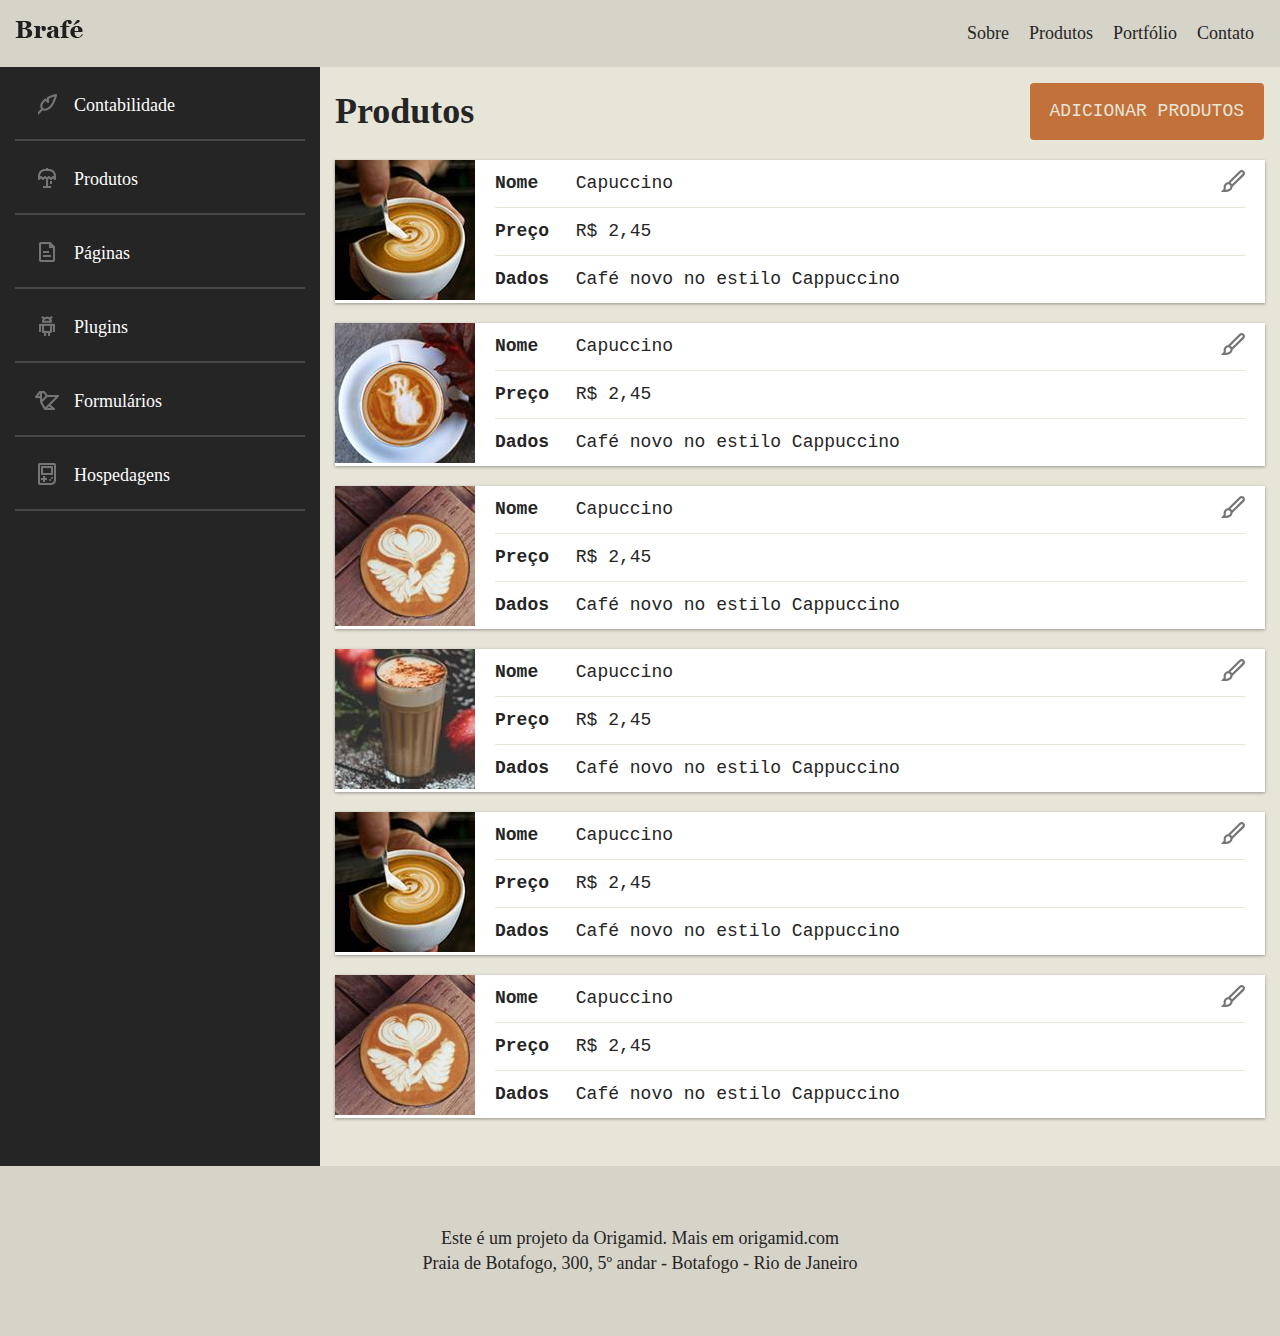
<file: brafe_3-bootstrap/index.html>
<!DOCTYPE html>
<html lang="pt-br">

<head>
	<title>Brafé 3</title>
	<meta charset="utf-8">
	<meta name="viewport" content="width=device-width, initial-scale=1, shrink-to-fit=no">
	<link rel="stylesheet" type="text/css" href="css/bootstrap.min.css">
	<link rel="stylesheet" type="text/css" href="css/style.css">
</head>

<body>

	<header class="header">
		<div class="container-fluid">
			<div class="row">
				<a class="header-logo mr-auto col-md-4" href="#">
					<img src="img/brafe.png" alt="Brafé">
				</a>
				<nav class="header-menu mr-3 ml-3">
					<ul>
						<li><a href="#">Sobre</a></li>
						<li><a href="#">Produtos</a></li>
						<li><a href="#">Portfólio</a></li>
						<li><a href="#">Contato</a></li>
					</ul>
				</nav>
			</div>
		</div>
	</header>

	<main class="main-container container-fluid">
		<div class="row">
			<section class="side-nav col-md-4 col-xl-3">
				<ul>
					<li><a class="nav-contabilidade" href="#">Contabilidade</a></li>
					<li><a class="nav-produtos" href="#">Produtos</a></li>
					<li><a class="nav-paginas" href="#">Páginas</a></li>
					<li><a class="nav-plugins" href="#">Plugins</a></li>
					<li><a class="nav-formularios" href="#">Formulários</a></li>
					<li><a class="nav-hospedagens" href="#">Hospedagens</a></li>
				</ul>
			</section>

			<section class="produtos col-md-8 col-xl-9 mb-5">
				<header class="row align-items-center mt-3">
					<h1 class="col">Produtos</h1>
					<a class="adicionar-produtos mr-3 ml-3" href="#">Adicionar Produtos</a>
				</header>
				<ul>
					<li class="produtos-item">
						<div class="media">
							<img src="img/cafe-1.jpg" alt="Café 1">
							<ul class="media-body">
								<li><span>Nome</span> Capuccino</li>
								<li><span>Preço</span> R$ 2,45</li>
								<li><span>Dados</span> Café novo no estilo Cappuccino</li>
							</ul>
							<a href="#">Editar</a>
						</div>
					</li>

					<li class="produtos-item">
						<div class="media">
							<img src="img/cafe-2.jpg" alt="Café 2">
							<ul class="media-body">
								<li><span>Nome</span> Capuccino</li>
								<li><span>Preço</span> R$ 2,45</li>
								<li><span>Dados</span> Café novo no estilo Cappuccino</li>
							</ul>
							<a href="#">Editar</a>
						</div>
					</li>

					<li class="produtos-item">
						<div class="media">
							<img src="img/cafe-3.jpg" alt="Café 3">
							<ul class="media-body">
								<li><span>Nome</span> Capuccino</li>
								<li><span>Preço</span> R$ 2,45</li>
								<li><span>Dados</span> Café novo no estilo Cappuccino</li>
							</ul>
							<a href="#">Editar</a>
						</div>
					</li>

					<li class="produtos-item">
						<div class="media">
							<img src="img/cafe-4.jpg" alt="Café 4">
							<ul class="media-body">
								<li><span>Nome</span> Capuccino</li>
								<li><span>Preço</span> R$ 2,45</li>
								<li><span>Dados</span> Café novo no estilo Cappuccino</li>
							</ul>
							<a href="#">Editar</a>
						</div>
					</li>

					<li class="produtos-item">
						<div class="media">
							<img src="img/cafe-1.jpg" alt="Café 1">
							<ul class="media-body">
								<li><span>Nome</span> Capuccino</li>
								<li><span>Preço</span> R$ 2,45</li>
								<li><span>Dados</span> Café novo no estilo Cappuccino</li>
							</ul>
							<a href="#">Editar</a>
						</div>
					</li>

					<li class="produtos-item">
						<div class="media">
							<img src="img/cafe-3.jpg" alt="Café 3">
							<ul class="media-body">
								<li><span>Nome</span> Capuccino</li>
								<li><span>Preço</span> R$ 2,45</li>
								<li><span>Dados</span> Café novo no estilo Cappuccino</li>
							</ul>
							<a href="#">Editar</a>
						</div>
					</li>
				</ul>
			</section>
		</div>
	</main>


	<footer class="footer">
		<p>Este é um projeto da Origamid. Mais em origamid.com</p>
		<p>Praia de Botafogo, 300, 5º andar - Botafogo - Rio de Janeiro</p>
	</footer>

</body>

</html>
</file>
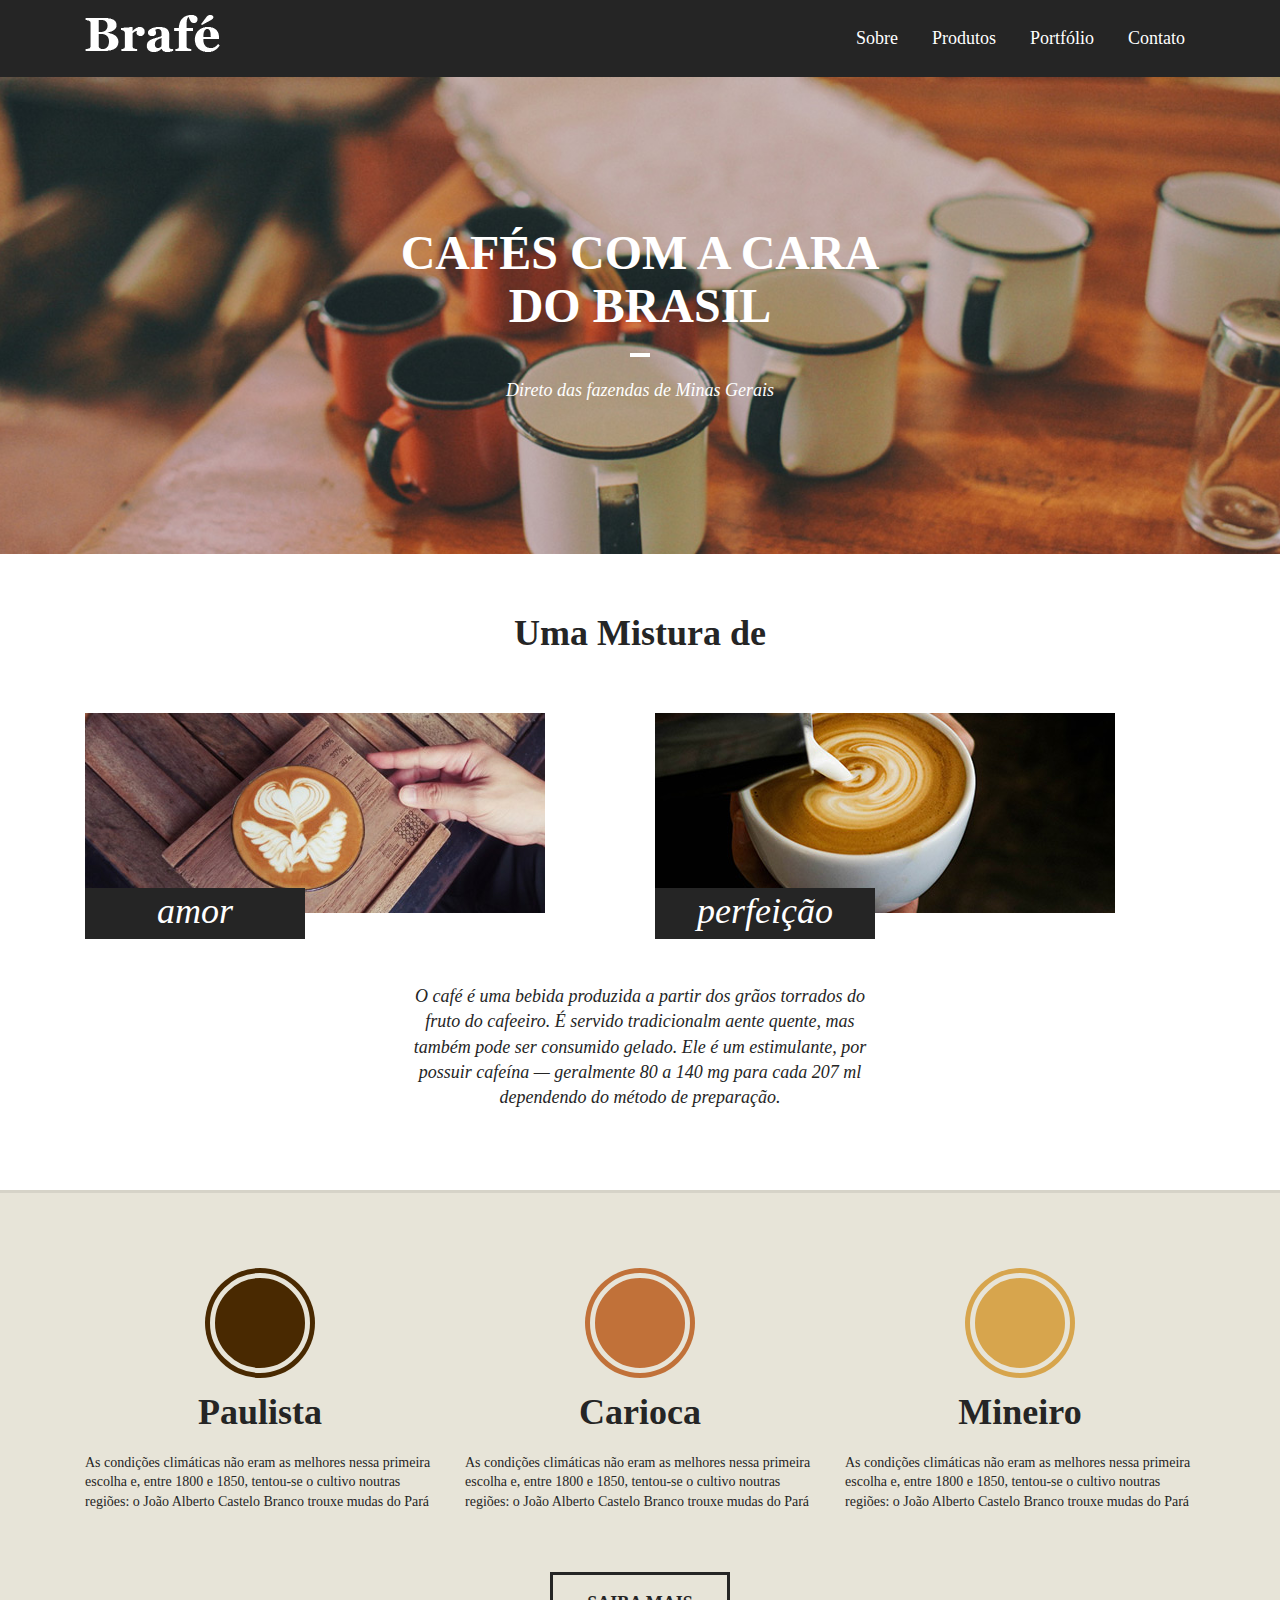
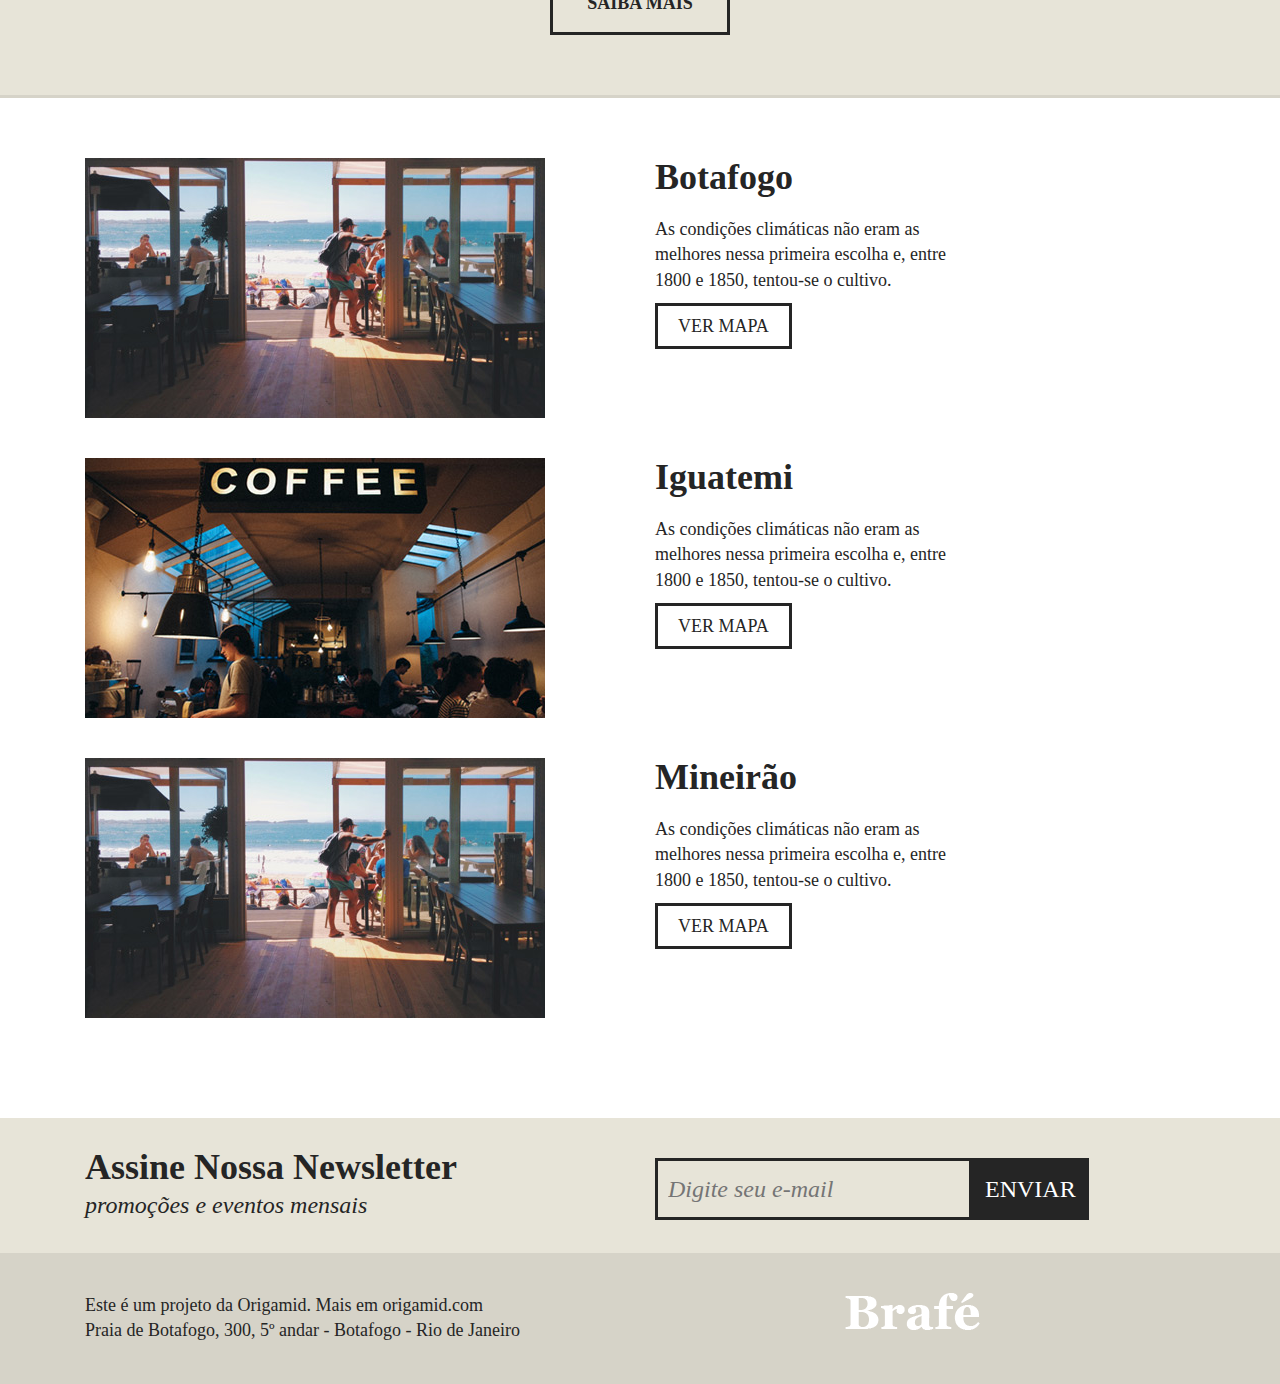
<file: brafe_1/posicionamento-bootstrap/index.html>
<!DOCTYPE html>
<html lang="pt-br">
<head>
	<title>Brafé 1</title>
	<meta charset="utf-8">
	<meta name="viewport" content="width=device-width, initial-scale=1, shrink-to-fit=no">
	<link rel="stylesheet" type="text/css" href="css/bootstrap.min.css">
	<link rel="stylesheet" type="text/css" href="css/style.css">
</head>
<body>
	
	<header class="menu">
		<div class="container">
			<div class="row">
				<a class="menu-logo col-md-4" href="#"><img src="img/brafe.png" alt="Brafé"></a>	
				<nav class="menu-nav col-md-8">
					<ul>
						<li><a href="#">Sobre</a></li>
						<li><a href="#">Produtos</a></li>
						<li><a href="#">Portfólio</a></li>
						<li><a href="#">Contato</a></li>
					</ul>
				</nav>
			</div>
		</div>
	</header>
	
	<main class="intro">
		<h1>Cafés com a cara<br>do Brasil</h1>
		<p>Direto das fazendas de Minas Gerais</p>
	</main>
	
	<section class="sobre container">
		<h2>Uma Mistura de</h2>
		<div class="row">
			<div class="sobre-item col-sm">
				<img src="img/cafe-1.jpg" alt="">
				<h3>amor</h3>
			</div>
			<div class="sobre-item col-sm">
				<img src="img/cafe-2.jpg" alt="">
				<h3>perfeição</h3>
			</div>
		</div>
		<p>O café é uma bebida produzida a partir dos grãos torrados do fruto do cafeeiro. É servido tradicionalm
aente quente, mas também pode ser consumido gelado. Ele é um estimulante, por possuir cafeína — geralmente 80 a 140 mg para cada 207 ml dependendo do método de preparação.</p>
	</section>
	
	<section class="produtos">
		<div class="container">
			<div class="row">
				<div class="produtos-item col-sm">
					<h2 class="produtos-paulista">Paulista</h2>
					<p>As condições climáticas não eram as melhores nessa primeira escolha e, entre 1800 e 1850, tentou-se o cultivo noutras regiões: o João Alberto Castelo Branco trouxe mudas do Pará</p>
				</div>
				<div class="produtos-item col-sm">
					<h2 class="produtos-carioca">Carioca</h2>
					<p>As condições climáticas não eram as melhores nessa primeira escolha e, entre 1800 e 1850, tentou-se o cultivo noutras regiões: o João Alberto Castelo Branco trouxe mudas do Pará</p>
				</div>
				<div class="produtos-item col-sm">
					<h2 class="produtos-mineiro">Mineiro</h2>
					<p>As condições climáticas não eram as melhores nessa primeira escolha e, entre 1800 e 1850, tentou-se o cultivo noutras regiões: o João Alberto Castelo Branco trouxe mudas do Pará</p>
				</div>
			</div>
			<a class="produtos-btn" href="#">Saiba Mais</a>
		</div>
	</section>
	
	<section class="locais container">
		<div class="locais-item row">
			<div class="col-sm">
				<img src="img/botafogo.jpg" alt="Brafé unidade Botafogo">
			</div>
			<div class="col-sm">
				<h2>Botafogo</h2>
				<p>As condições climáticas não eram as melhores nessa primeira escolha e, entre 1800 e 1850, tentou-se o cultivo.</p>
				<a href="#">Ver Mapa</a>
			</div>
		</div>
		
		<div class="locais-item row">
			<div class="col-sm">
				<img src="img/iguatemi.jpg" alt="Brafé unidade Iguatemi">
			</div>
			<div class="col-sm">
				<h2>Iguatemi</h2>
				<p>As condições climáticas não eram as melhores nessa primeira escolha e, entre 1800 e 1850, tentou-se o cultivo.</p>
				<a href="#">Ver Mapa</a>
			</div>
		</div>
		
		<div class="locais-item row">
			<div class="col-sm">
				<img src="img/botafogo.jpg" alt="Brafé unidade Mineirão">
			</div>
			<div class="col-sm">
				<h2>Mineirão</h2>
				<p>As condições climáticas não eram as melhores nessa primeira escolha e, entre 1800 e 1850, tentou-se o cultivo.</p>
				<a href="#">Ver Mapa</a>
			</div>
		</div>
	
	</section>
	
	<section class="assine">
		<div class="container">
			<div class="row">
				<div class="assine-info col-sm">
					<h2>Assine Nossa Newsletter</h2>
					<p>promoções e eventos mensais</p>
				</div>
				<form class="col-sm">
					<label>E-mail</label>
					<input type="text" placeholder="Digite seu e-mail">
					<button type="submit">Enviar</button>
				</form>
			</div>
		</div>
	</section>
	
	<footer class="footer">
		<div class="container">
			<div class="row">
				<p class="col-sm-8">Este é um projeto da Origamid. Mais em origamid.com<br>Praia de Botafogo, 300, 5º andar - Botafogo - Rio de Janeiro</p>
				<div class="col-sm">
					<img src="img/brafe.png" alt="Brafé">
				</div>
			</div>
		</div>
	</footer>
	
</body>
</html>
</file>
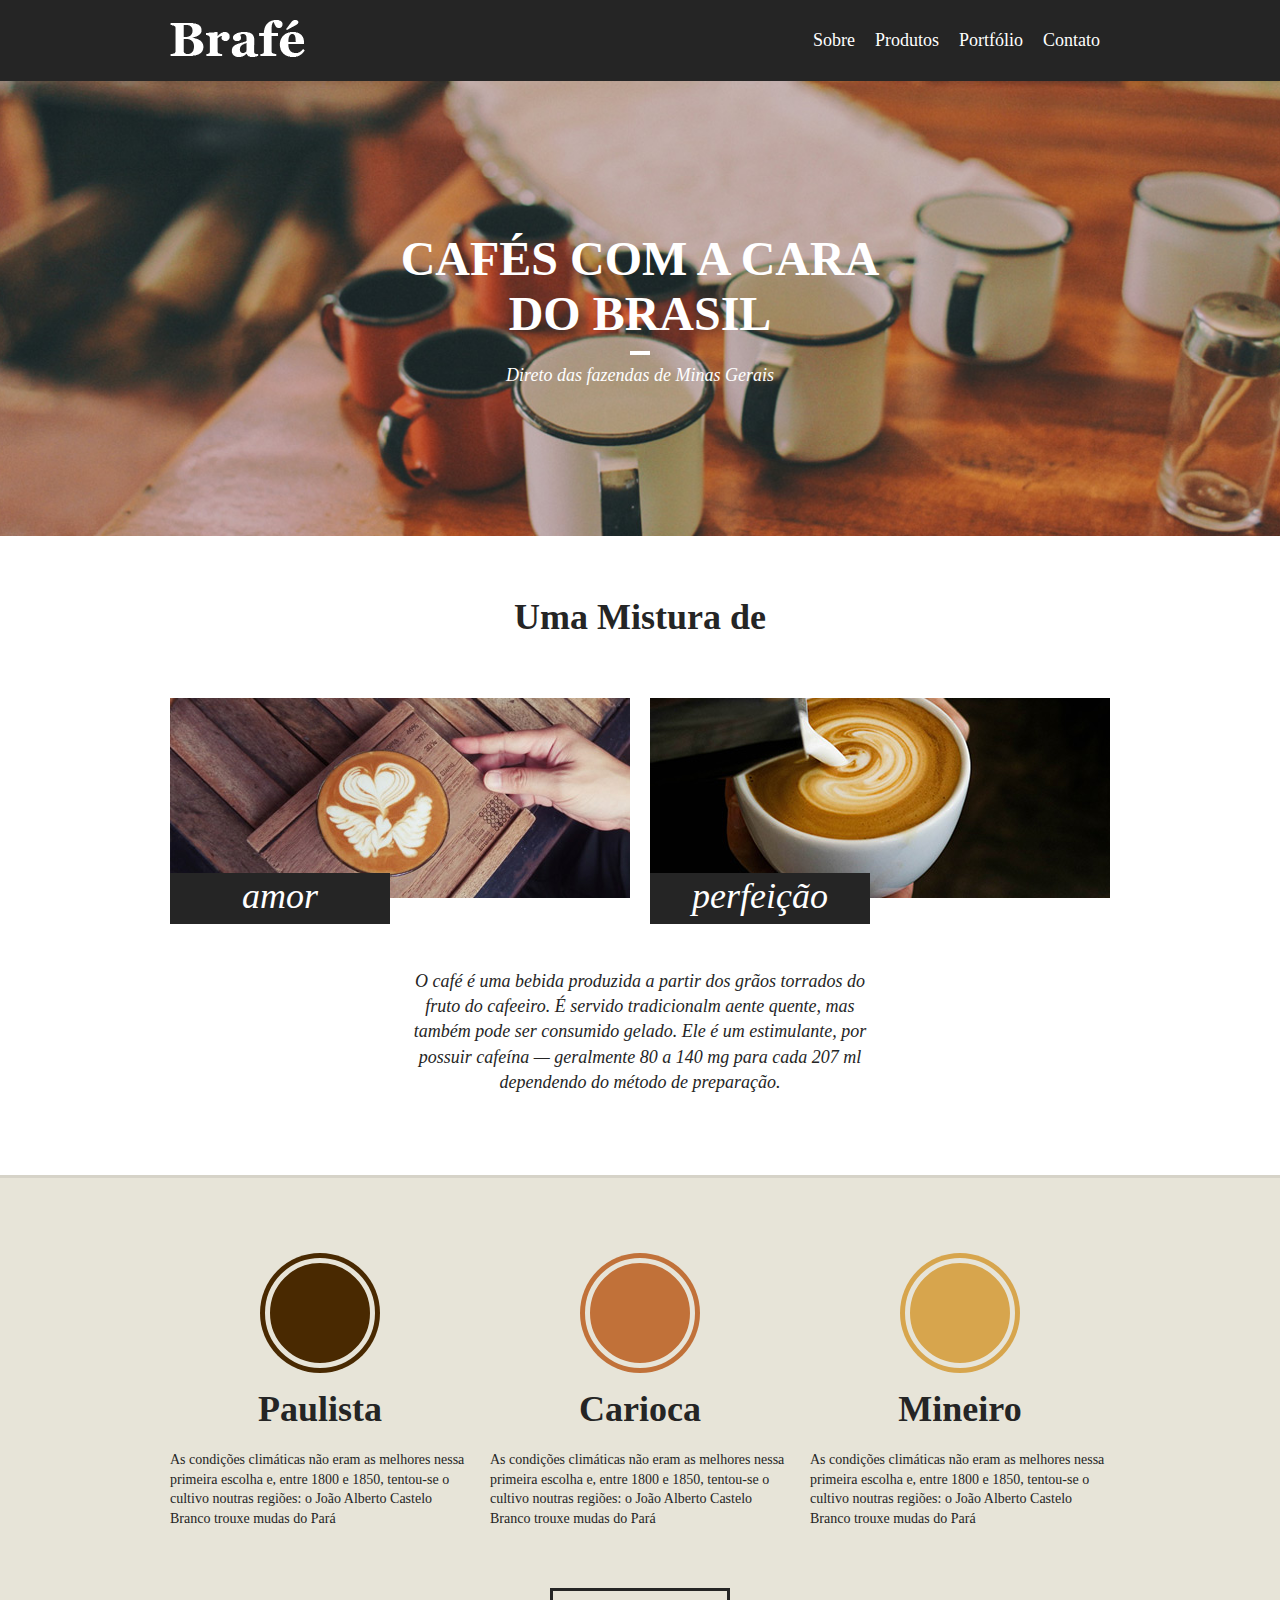
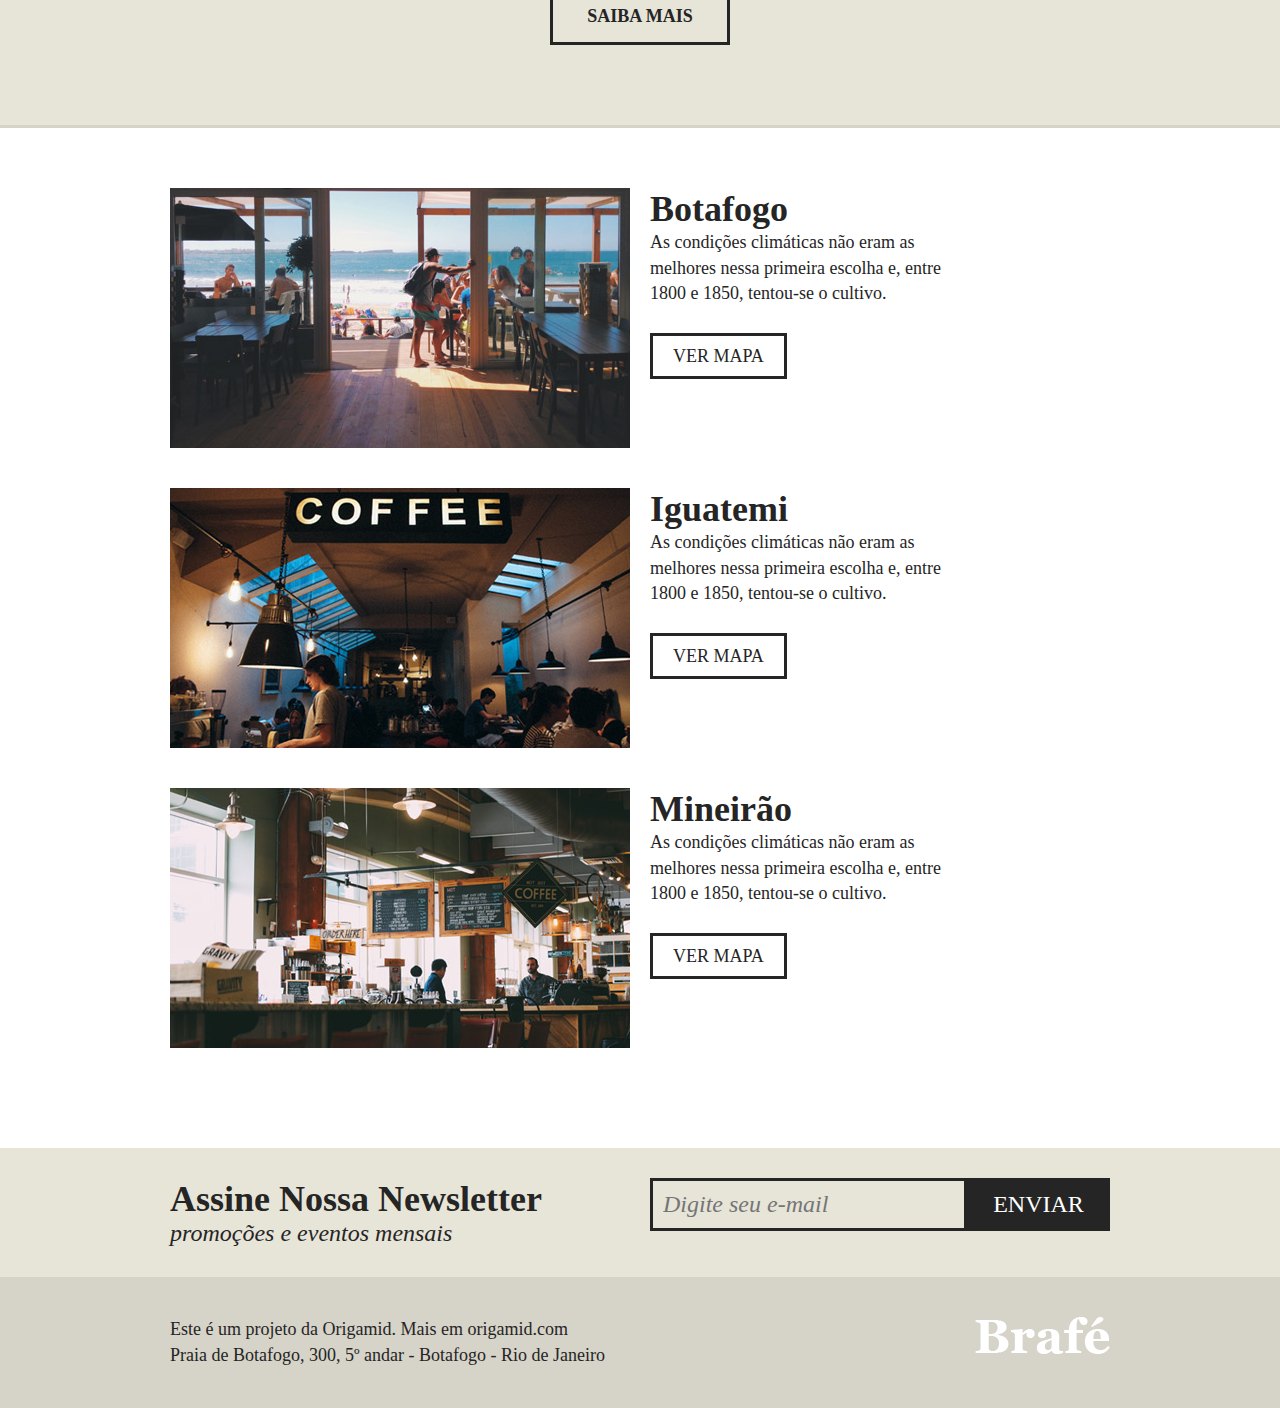
<file: brafe_1/posicionamento-flexbox/index.html>
<!DOCTYPE html>
<html lang="pt-br">

<head>
  <meta charset="UTF-8">
  <meta name="viewport" content="width=device-width, initial-scale=1.0">
  <title>Brafé 1 | FlexBox</title>
  <link rel="stylesheet" href="./css/style.css">
</head>

<body>
  <header class="menu">
    <div class="container">
      <a href="#" class="menu-logo"><img src="./img/brafe.png" alt=""></a>
      <nav class="menu-nav">
        <ul>
          <li><a href="#">Sobre</a></li>
          <li><a href="#">Produtos</a></li>
          <li><a href="#">Portfólio</a></li>
          <li><a href="#">Contato</a></li>
        </ul>
      </nav>
    </div>
  </header>

  <main class="intro">
    <h1>Cafés com a cara<br>do Brasil</h1>
    <p>Direto das fazendas de Minas Gerais</p>
  </main>

  <section class="sobre">
    <h2>Uma Mistura de</h2>
    <div class="container">
      <div class="sobre-item">
        <img src="./img/cafe-1.jpg" alt="">
        <h3>amor</h3>
      </div>
      <div class="sobre-item">
        <img src="./img/cafe-2.jpg" alt="">
        <h3>perfeição</h3>
      </div>
    </div>
    <p>O café é uma bebida produzida a partir dos grãos torrados do fruto do cafeeiro.
      É servido tradicionalm aente quente, mas também pode ser consumido gelado. Ele é um estimulante,
      por possuir cafeína — geralmente 80 a 140 mg para cada 207 ml dependendo do método de preparação.
    </p>
  </section>

  <section class="produtos">
    <div class="container">
      <div class="produtos-item">
        <h2 class="produtos-paulista">Paulista</h2>
        <p>As condições climáticas não eram as melhores nessa primeira escolha e, entre 1800 e 1850,
          tentou-se o cultivo noutras regiões: o João Alberto Castelo Branco trouxe mudas do Pará
        </p>
      </div>
      <div class="produtos-item">
        <h2 class="produtos-carioca">Carioca</h2>
        <p>As condições climáticas não eram as melhores nessa primeira escolha e, entre 1800 e 1850,
          tentou-se o cultivo noutras regiões: o João Alberto Castelo Branco trouxe mudas do Pará
        </p>
      </div>
      <div class="produtos-item">
        <h2 class="produtos-mineiro">Mineiro</h2>
        <p>As condições climáticas não eram as melhores nessa primeira escolha e, entre 1800 e 1850,
          tentou-se o cultivo noutras regiões: o João Alberto Castelo Branco trouxe mudas do Pará
        </p>
      </div>
    </div>
    <a href="#" class="produtos-btn">Saiba Mais</a>
  </section>

  <section class="locais">
    <div class="locais-item container">
      <div class="locais-img">
        <img src="./img/botafogo.jpg" alt="">
      </div>
      <div class="locais-info">
        <h2>Botafogo</h2>
        <p>As condições climáticas não eram as melhores nessa primeira escolha e, entre 1800 e 1850, tentou-se o cultivo.</p>
        <a href="#">Ver Mapa</a>
      </div>
    </div>
    <div class="locais-item container">
      <div class="locais-img">
        <img src="./img/iguatemi.jpg" alt="">
      </div>
      <div class="locais-info">
        <h2>Iguatemi</h2>
        <p>As condições climáticas não eram as melhores nessa primeira escolha e, entre 1800 e 1850, tentou-se o cultivo.</p>
        <a href="#">Ver Mapa</a>
      </div>
    </div>
    <div class="locais-item container">
      <div class="locais-img">
        <img src="./img/mineirao.jpg" alt="">
      </div>
      <div class="locais-info">
        <h2>Mineirão</h2>
        <p>As condições climáticas não eram as melhores nessa primeira escolha e, entre 1800 e 1850, tentou-se o cultivo.</p>
        <a href="#">Ver Mapa</a>
      </div>
    </div>
  </section>

  <section class="newslatter">
    <div class="container">
      <div class="newslatter-info">
        <h2>Assine Nossa Newsletter</h2>
        <p>promoções e eventos mensais</p>
      </div>
      <form>
        <label for="email">Email</label>
        <input type="text" name="email" id="email" placeholder="Digite seu e-mail">
        <button type="submit">Enviar</button>
      </form>
    </div>
  </section>

  <footer class="footer">
    <div class="container">
      <p class="grid-8">Este é um projeto da Origamid. Mais em origamid.com
        <br>Praia de Botafogo, 300, 5º andar - Botafogo - Rio de Janeiro
      </p>
      <div class="footer-img">
        <img src="./img/brafe.png" alt="">
      </div>
    </div>
  </footer>
</body>

</html>
</file>
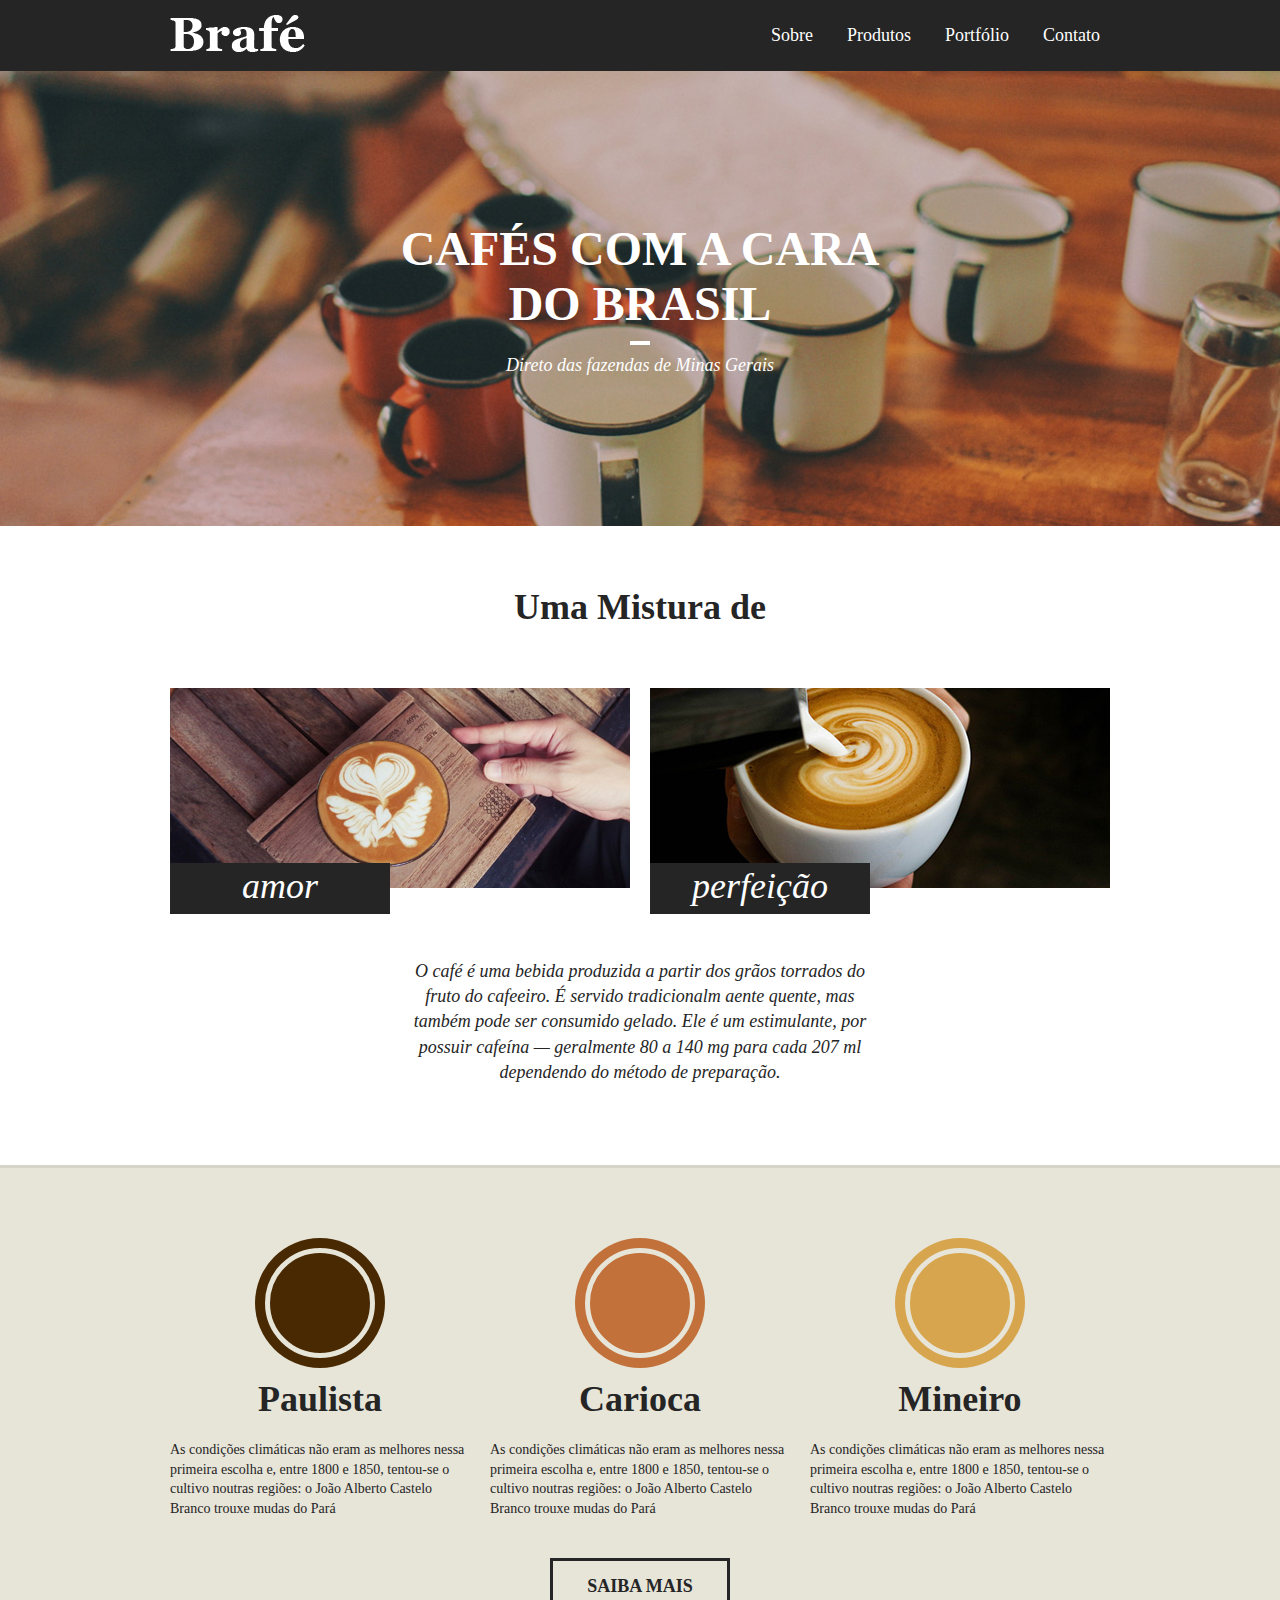
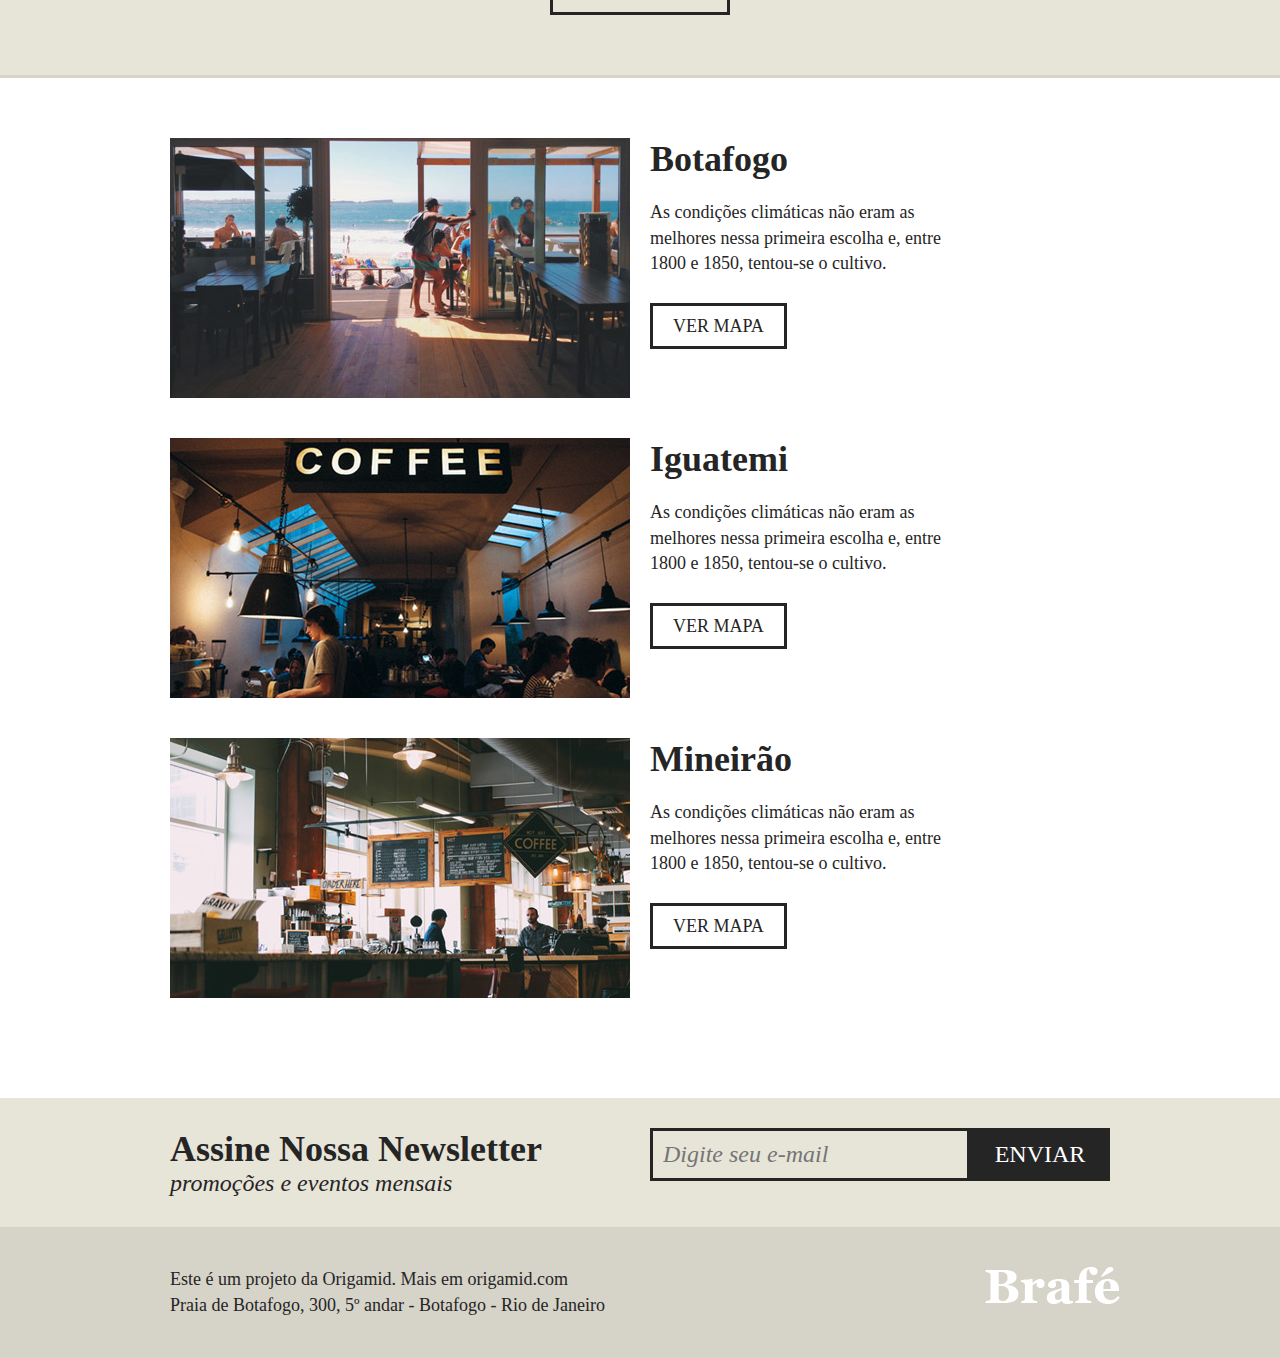
<file: brafe_1/posicionamento-grid/index.html>
<!DOCTYPE html>
<html lang="pt-br">

<head>
  <meta charset="UTF-8">
  <meta name="viewport" content="width=device-width, initial-scale=1.0">
  <title>Brafé 1 | Grid</title>
  <link rel="stylesheet" href="./css/grid.css">
  <link rel="stylesheet" href="./css/style.css">
</head>

<body>
  <header class="menu">
    <div class="container">
      <a href="#" class="menu-logo grid-4"><img src="./img/brafe.png" alt=""></a>
      <nav class="menu-nav grid-8">
        <ul>
          <li><a href="#">Sobre</a></li>
          <li><a href="#">Produtos</a></li>
          <li><a href="#">Portfólio</a></li>
          <li><a href="#">Contato</a></li>
        </ul>
      </nav>
    </div>
  </header>

  <main class="intro">
    <h1>Cafés com a cara<br>do Brasil</h1>
    <p>Direto das fazendas de Minas Gerais</p>
  </main>

  <section class="sobre">
    <h2>Uma Mistura de</h2>
    <div class="container">
      <div class="sobre-item grid-6">
        <img src="./img/cafe-1.jpg" alt="">
        <h3>amor</h3>
      </div>
      <div class="sobre-item grid-6">
        <img src="./img/cafe-2.jpg" alt="">
        <h3>perfeição</h3>
      </div>
    </div>
    <p>O café é uma bebida produzida a partir dos grãos torrados do fruto do cafeeiro.
      É servido tradicionalm aente quente, mas também pode ser consumido gelado. Ele é um estimulante,
      por possuir cafeína — geralmente 80 a 140 mg para cada 207 ml dependendo do método de preparação.
    </p>
  </section>

  <section class="produtos">
    <div class="container">
      <div class="produtos-item grid-4">
        <h2 class="produtos-paulista">Paulista</h2>
        <p>As condições climáticas não eram as melhores nessa primeira escolha e, entre 1800 e 1850,
          tentou-se o cultivo noutras regiões: o João Alberto Castelo Branco trouxe mudas do Pará
        </p>
      </div>
      <div class="produtos-item grid-4">
        <h2 class="produtos-carioca">Carioca</h2>
        <p>As condições climáticas não eram as melhores nessa primeira escolha e, entre 1800 e 1850,
          tentou-se o cultivo noutras regiões: o João Alberto Castelo Branco trouxe mudas do Pará
        </p>
      </div>
      <div class="produtos-item grid-4">
        <h2 class="produtos-mineiro">Mineiro</h2>
        <p>As condições climáticas não eram as melhores nessa primeira escolha e, entre 1800 e 1850,
          tentou-se o cultivo noutras regiões: o João Alberto Castelo Branco trouxe mudas do Pará
        </p>
      </div>
    </div>
    <a href="#" class="produtos-btn">Saiba Mais</a>
  </section>

  <section class="locais">
    <div class="locais-item container">
      <div class="grid-6">
        <img src="./img/botafogo.jpg" alt="">
      </div>
      <div class="grid-6">
        <h2>Botafogo</h2>
        <p>As condições climáticas não eram as melhores nessa primeira escolha e, entre 1800 e 1850, tentou-se o cultivo.</p>
        <a href="#">Ver Mapa</a>
      </div>
    </div>
    <div class="locais-item container">
      <div class="grid-6">
      <img src="./img/iguatemi.jpg" alt="">
      </div>
      <div class="grid-6">
        <h2>Iguatemi</h2>
        <p>As condições climáticas não eram as melhores nessa primeira escolha e, entre 1800 e 1850, tentou-se o cultivo.</p>
        <a href="#">Ver Mapa</a>
      </div>
    </div>
    <div class="locais-item container">
      <div class="grid-6">
      <img src="./img/mineirao.jpg" alt="">
      </div>
      <div class="grid-6">
        <h2>Mineirão</h2>
        <p>As condições climáticas não eram as melhores nessa primeira escolha e, entre 1800 e 1850, tentou-se o cultivo.</p>
        <a href="#">Ver Mapa</a>
      </div>
    </div>
  </section>

  <section class="newslatter">
    <div class="container">
      <div class="newslatter-info grid-6">
        <h2>Assine Nossa Newsletter</h2>
        <p>promoções e eventos mensais</p>
      </div>
      <form class="grid-6">
        <label for="email">Email</label>
        <input type="text" name="email" id="email" placeholder="Digite seu e-mail">
        <button type="submit">Enviar</button>
      </form>
    </div>
  </section>

  <footer class="footer">
    <div class="container">
      <p class="grid-8">Este é um projeto da Origamid. Mais em origamid.com
        <br>Praia de Botafogo, 300, 5º andar - Botafogo - Rio de Janeiro
      </p>
      <div>
        <img src="./img/brafe.png" alt="">
      </div>
    </div>
  </footer>
</body>

</html>
</file>
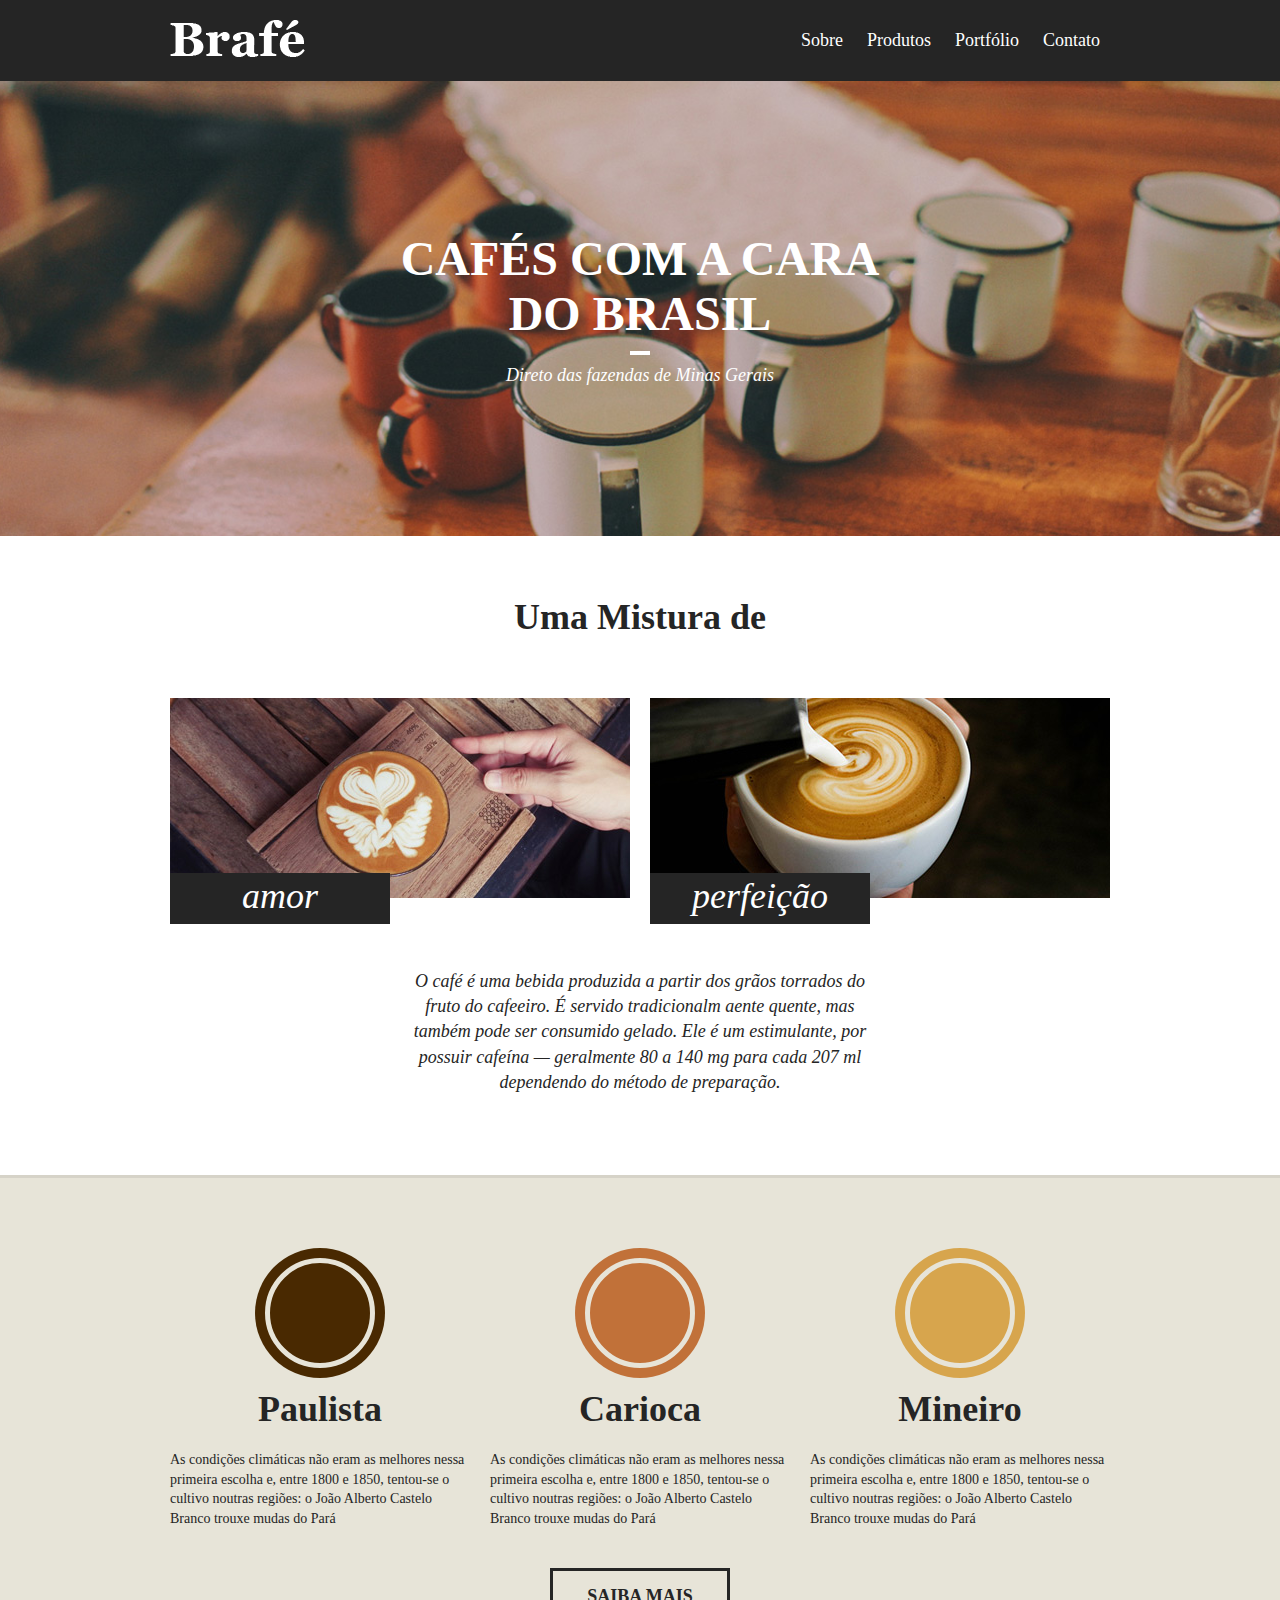
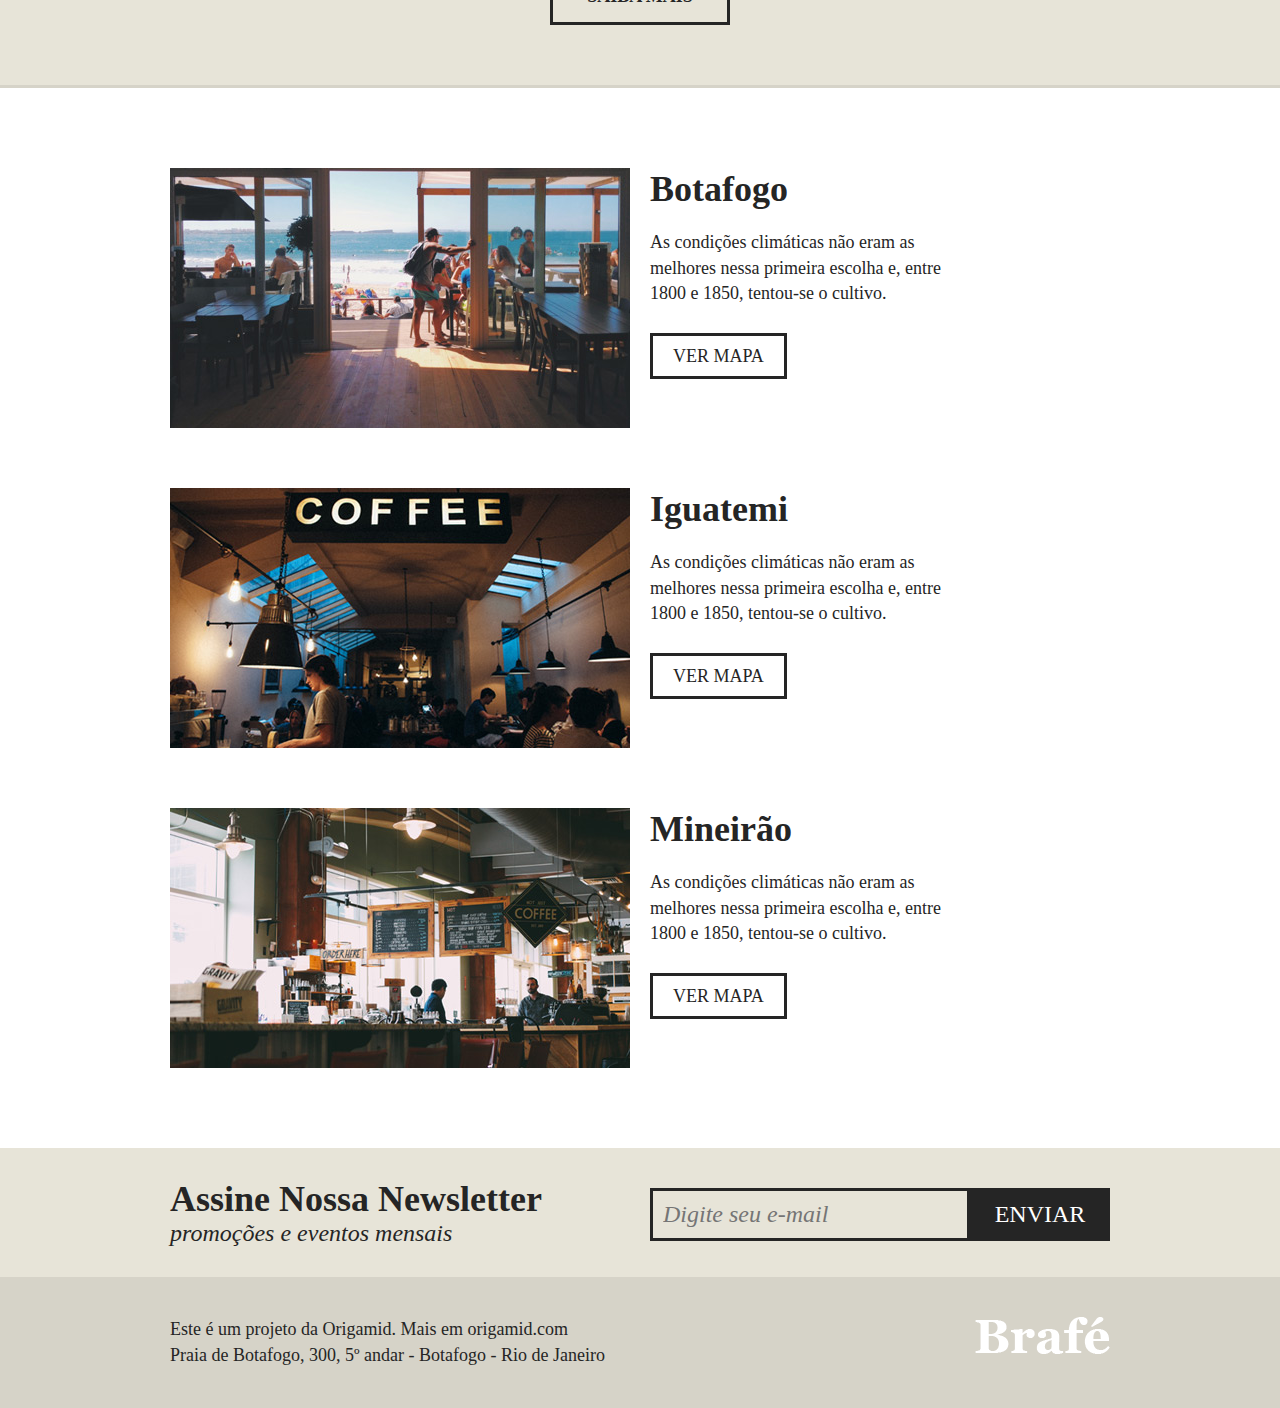
<file: brafe_1/posicionamento-puro/index.html>
<!DOCTYPE html>
<html lang="pt-br">

<head>
  <meta charset="UTF-8">
  <meta name="viewport" content="width=device-width, initial-scale=1.0">
  <title>Brafé 1 | Puro</title>
  <link rel="stylesheet" href="./css/style.css">
</head>

<body>
  <header class="menu">
    <div class="menu-container">
      <a href="#" class="menu-logo"><img src="./img/brafe.png" alt=""></a>
      <nav class="menu-nav">
        <ul>
          <li><a href="#">Sobre</a></li>
          <li><a href="#">Produtos</a></li>
          <li><a href="#">Portfólio</a></li>
          <li><a href="#">Contato</a></li>
        </ul>
      </nav>
    </div>
  </header>

  <main class="intro">
    <h1>Cafés com a cara<br>do Brasil</h1>
    <p>Direto das fazendas de Minas Gerais</p>
  </main>

  <section class="sobre">
    <h2>Uma Mistura de</h2>
    <div class="sobre-container">
      <div class="sobre-item">
        <img src="./img/cafe-1.jpg" alt="">
        <h3>amor</h3>
      </div>
      <div class="sobre-item">
        <img src="./img/cafe-2.jpg" alt="">
        <h3>perfeição</h3>
      </div>
    </div>
    <p>O café é uma bebida produzida a partir dos grãos torrados do fruto do cafeeiro.
      É servido tradicionalm aente quente, mas também pode ser consumido gelado. Ele é um estimulante,
      por possuir cafeína — geralmente 80 a 140 mg para cada 207 ml dependendo do método de preparação.
    </p>
  </section>

  <section class="produtos">
    <div class="produtos-container">
      <div class="produtos-item">
        <h2 class="produtos-paulista">Paulista</h2>
        <p>As condições climáticas não eram as melhores nessa primeira escolha e, entre 1800 e 1850,
          tentou-se o cultivo noutras regiões: o João Alberto Castelo Branco trouxe mudas do Pará
        </p>
      </div>
      <div class="produtos-item">
        <h2 class="produtos-carioca">Carioca</h2>
        <p>As condições climáticas não eram as melhores nessa primeira escolha e, entre 1800 e 1850,
          tentou-se o cultivo noutras regiões: o João Alberto Castelo Branco trouxe mudas do Pará
        </p>
      </div>
      <div class="produtos-item">
        <h2 class="produtos-mineiro">Mineiro</h2>
        <p>As condições climáticas não eram as melhores nessa primeira escolha e, entre 1800 e 1850,
          tentou-se o cultivo noutras regiões: o João Alberto Castelo Branco trouxe mudas do Pará
        </p>
      </div>
    </div>
    <a href="#" class="produtos-btn">Saiba Mais</a>
  </section>

  <section class="locais">
    <div class="locais-item">
      <img src="./img/botafogo.jpg" alt="">
      <div>
        <h2>Botafogo</h2>
        <p>As condições climáticas não eram as melhores nessa primeira escolha e, entre 1800 e 1850, tentou-se o cultivo.</p>
        <a href="#">Ver Mapa</a>
      </div>
    </div>
    <div class="locais-item">
      <img src="./img/iguatemi.jpg" alt="">
      <div>
        <h2>Iguatemi</h2>
        <p>As condições climáticas não eram as melhores nessa primeira escolha e, entre 1800 e 1850, tentou-se o cultivo.</p>
        <a href="#">Ver Mapa</a>
      </div>
    </div>
    <div class="locais-item">
      <img src="./img/mineirao.jpg" alt="">
      <div>
        <h2>Mineirão</h2>
        <p>As condições climáticas não eram as melhores nessa primeira escolha e, entre 1800 e 1850, tentou-se o cultivo.</p>
        <a href="#">Ver Mapa</a>
      </div>
    </div>
  </section>

  <section class="newslatter">
    <div class="newslatter-container">
      <div class="newslatter-info">
        <h2>Assine Nossa Newsletter</h2>
        <p>promoções e eventos mensais</p>
      </div>
      <form>
        <label for="email">Email</label>
        <input type="text" name="email" id="email" placeholder="Digite seu e-mail">
        <button type="submit">Enviar</button>
      </form>
    </div>
  </section>

  <footer class="footer">
    <div class="footer-container">
      <p>Este é um projeto da Origamid. Mais em origamid.com
        <br>Praia de Botafogo, 300, 5º andar - Botafogo - Rio de Janeiro
      </p>
      <img src="./img/brafe.png" alt="">
    </div>
  </footer>
</body>

</html>
</file>
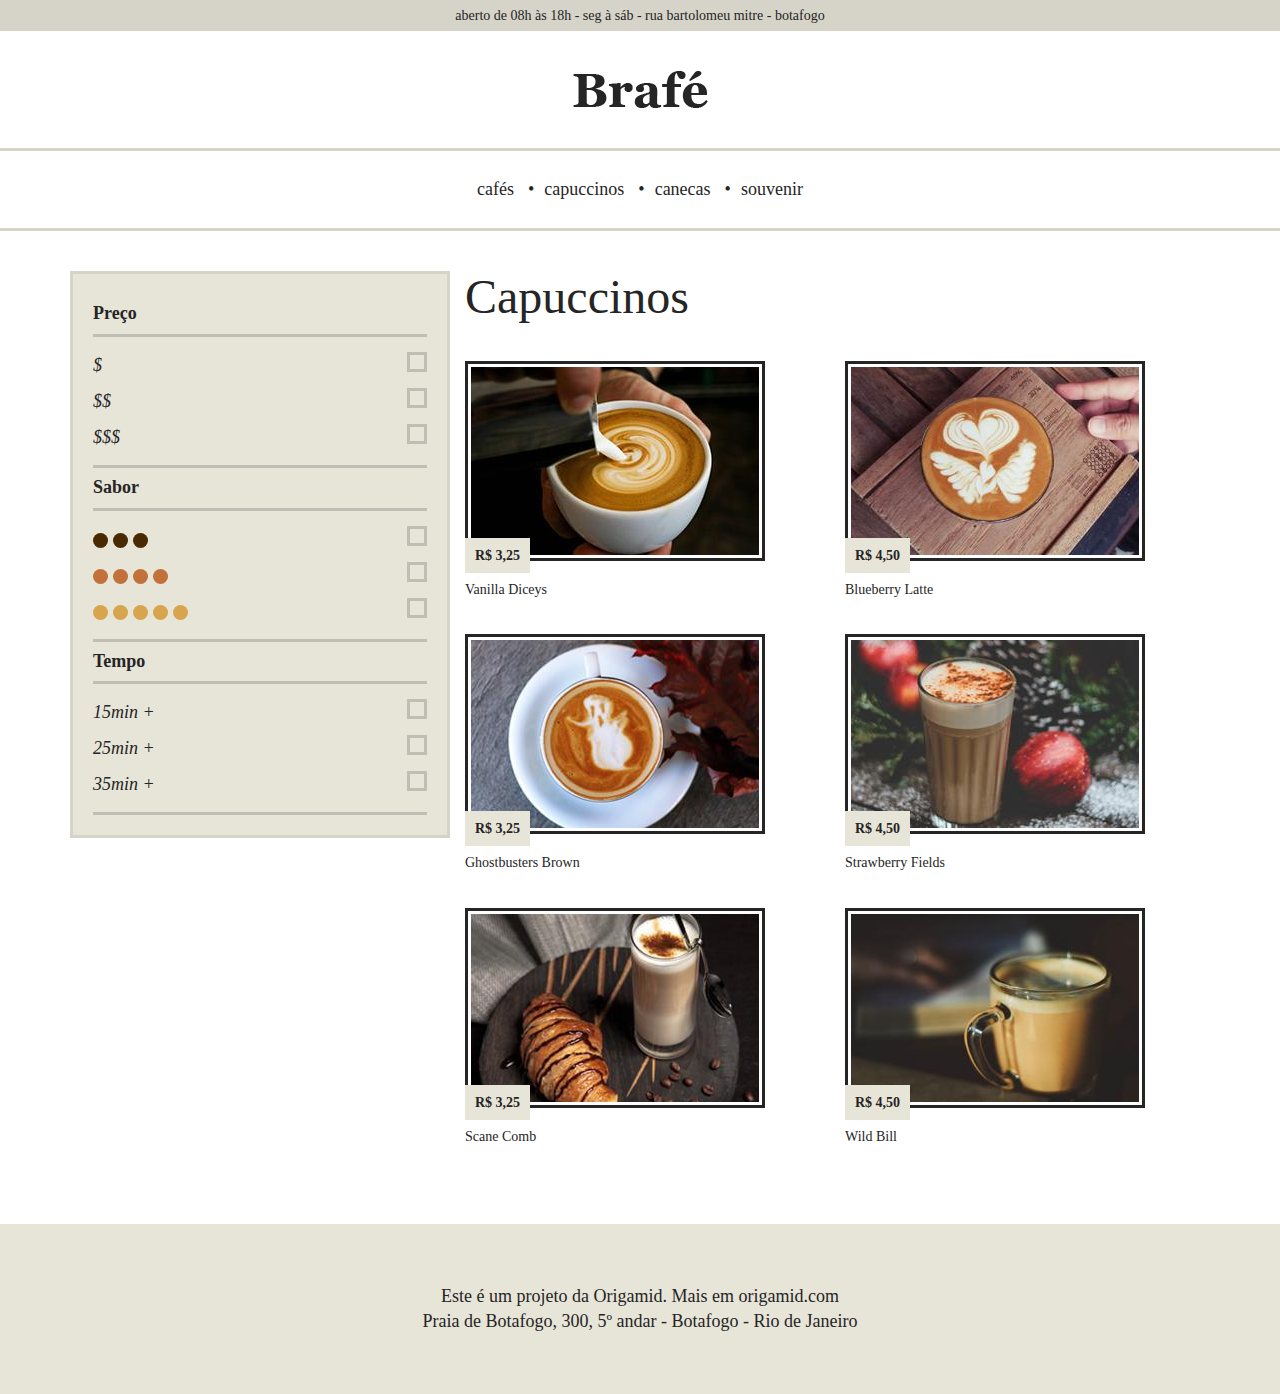
<file: brafe_2/posicionamento-bootstrap/index.html>
<!DOCTYPE html>
<html lang="pt-br">
<head>
	<title>Brafé 2 | Bootstrap</title>
	<meta charset="utf-8">
	<meta name="viewport" content="width=device-width, initial-scale=1, shrink-to-fit=no">
	<link rel="stylesheet" type="text/css" href="css/bootstrap.min.css">
	<link rel="stylesheet" type="text/css" href="css/style.css">
</head>
<body>
	
	<header>
		<div class="header-informacoes">
			<p>aberto de 08h às 18h - seg à sáb - rua bartolomeu mitre - botafogo</p>
		</div>
		<a class="header-logo" href="index.html">
			<img src="img/brafe.png" alt="Brafé">
		</a>
		<nav class="header-menu">
			<ul>
				<li><a href="#">cafés</a></li>
				<li><a href="#">capuccinos</a></li>
				<li><a href="#">canecas</a></li>
				<li><a href="#">souvenir</a></li>
			</ul>
		</nav>
	</header>
	
	<div class="container">
		<div class="row">
			<section class="filtro col-md-4">
				<h2>Preço</h2>
				<ul>
					<li>$</li>
					<li>$$</li>
					<li>$$$</li>
				</ul>
				<h2>Sabor</h2>
				<ul class="sabor">
					<li><span class="sabor-3">Marrom</span></li>
					<li><span class="sabor-4">Laranja</span></li>
					<li><span class="sabor-5">Amarelo</span></li>
				</ul>
				<h2>Tempo</h2>
				<ul>
					<li>15min +</li>
					<li>25min +</li>
					<li>35min +</li>
				</ul>
			</section>
		
			<section class="produtos col-md-8">
				<h1>Capuccinos</h1>
				<ul class="row">
					<li class="col-6">
						<img src="img/cafe-1.jpg" alt="Café 1">
						<span>R$ 3,25</span>
						<h2>Vanilla Diceys</h2>
					</li>
					
					<li class="col-6">
						<img src="img/cafe-2.jpg" alt="Café 1">
						<span>R$ 4,50</span>
						<h2>Blueberry Latte</h2>
					</li>
					
					<li class="col-6">
						<img src="img/cafe-3.jpg" alt="Café 1">
						<span>R$ 3,25</span>
						<h2>Ghostbusters Brown</h2>
					</li>
					
					<li class="col-6">
						<img src="img/cafe-4.jpg" alt="Café 1">
						<span>R$ 4,50</span>
						<h2>Strawberry Fields</h2>
					</li>
					
					<li class="col-6">
						<img src="img/cafe-5.jpg" alt="Café 1">
						<span>R$ 3,25</span>
						<h2>Scane Comb</h2>
					</li>
					
					<li class="col-6">
						<img src="img/cafe-6.jpg" alt="Café 1">
						<span>R$ 4,50</span>
						<h2>Wild Bill</h2>
					</li>
				</ul>
			</section>
		</div>
	</div>
	
	<footer class="footer">
		<p>Este é um projeto da Origamid. Mais em origamid.com</p>
		<p>Praia de Botafogo, 300, 5º andar - Botafogo - Rio de Janeiro</p>
	</footer>
	
</body>
</html>
</file>
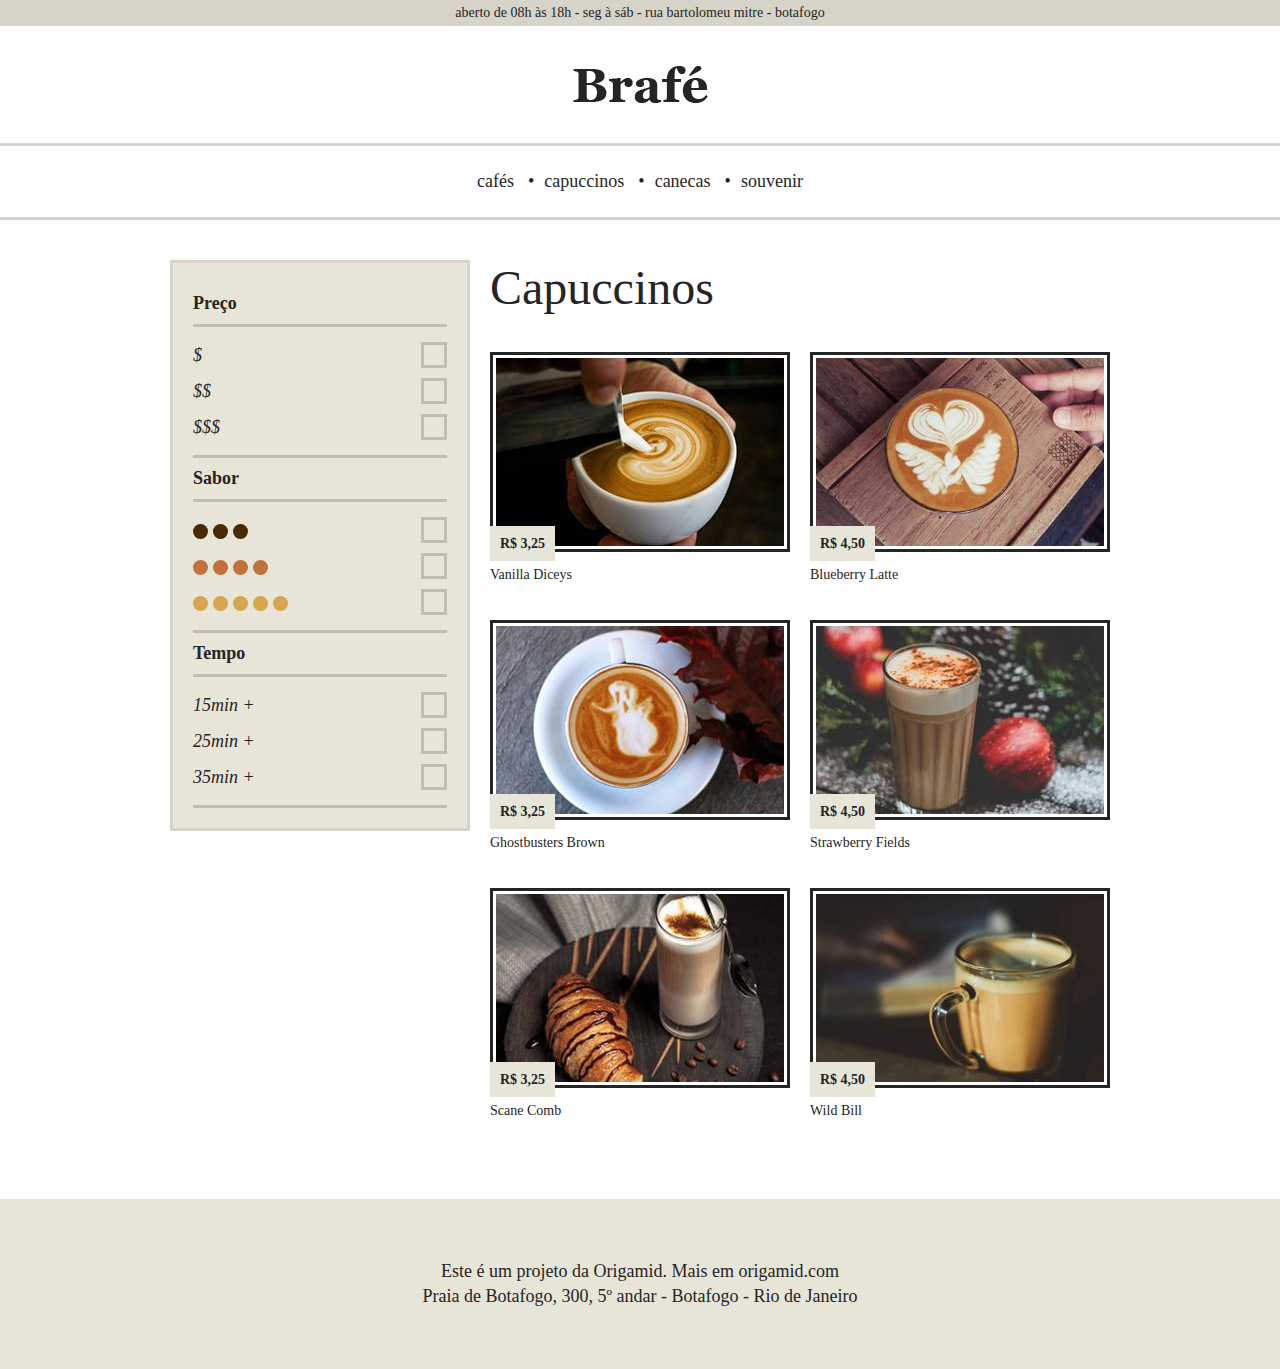
<file: brafe_2/posicionamento-flexbox/index.html>
<!DOCTYPE html>
<html lang="pt-br">
<head>
	<title>Brafé 2 | FlexBox</title>
	<meta charset="utf-8">
	<meta name="viewport" content="width=device-width, initial-scale=1, shrink-to-fit=no">
	<link rel="stylesheet" type="text/css" href="css/style.css">
</head>
<body>
	
	<header>
		<div class="header-informacoes">
			<p>aberto de 08h às 18h - seg à sáb - rua bartolomeu mitre - botafogo</p>
		</div>
		<a class="header-logo" href="index.html">
			<img src="img/brafe.png" alt="Brafé">
		</a>
		<nav class="header-menu">
			<ul>
				<li><a href="#">cafés</a></li>
				<li><a href="#">capuccinos</a></li>
				<li><a href="#">canecas</a></li>
				<li><a href="#">souvenir</a></li>
			</ul>
		</nav>
	</header>
	
	<div class="flex">
		<section class="filtro flex-item-4">
			<h2>Preço</h2>
			<ul>
				<li>$</li>
				<li>$$</li>
				<li>$$$</li>
			</ul>
			<h2>Sabor</h2>
			<ul class="sabor">
				<li><span class="sabor-3">Marrom</span></li>
				<li><span class="sabor-4">Laranja</span></li>
				<li><span class="sabor-5">Amarelo</span></li>
			</ul>
			<h2>Tempo</h2>
			<ul>
				<li>15min +</li>
				<li>25min +</li>
				<li>35min +</li>
			</ul>
		</section>
		
		<section class="produtos flex-item-8">
			<h1>Capuccinos</h1>
			<ul class="flex-row">
				<li class="flex-item-6">
					<img src="img/cafe-1.jpg" alt="Café 1">
					<span>R$ 3,25</span>
					<h2>Vanilla Diceys</h2>
				</li>
				
				<li class="flex-item-6">
					<img src="img/cafe-2.jpg" alt="Café 1">
					<span>R$ 4,50</span>
					<h2>Blueberry Latte</h2>
				</li>
				
				<li class="flex-item-6">
					<img src="img/cafe-3.jpg" alt="Café 1">
					<span>R$ 3,25</span>
					<h2>Ghostbusters Brown</h2>
				</li>
				
				<li class="flex-item-6">
					<img src="img/cafe-4.jpg" alt="Café 1">
					<span>R$ 4,50</span>
					<h2>Strawberry Fields</h2>
				</li>
				
				<li class="flex-item-6">
					<img src="img/cafe-5.jpg" alt="Café 1">
					<span>R$ 3,25</span>
					<h2>Scane Comb</h2>
				</li>
				
				<li class="flex-item-6">
					<img src="img/cafe-6.jpg" alt="Café 1">
					<span>R$ 4,50</span>
					<h2>Wild Bill</h2>
				</li>
			</ul>
		</section>
	</div>
	
	<footer class="footer">
		<p>Este é um projeto da Origamid. Mais em origamid.com</p>
		<p>Praia de Botafogo, 300, 5º andar - Botafogo - Rio de Janeiro</p>
	</footer>
	
</body>
</html>
</file>
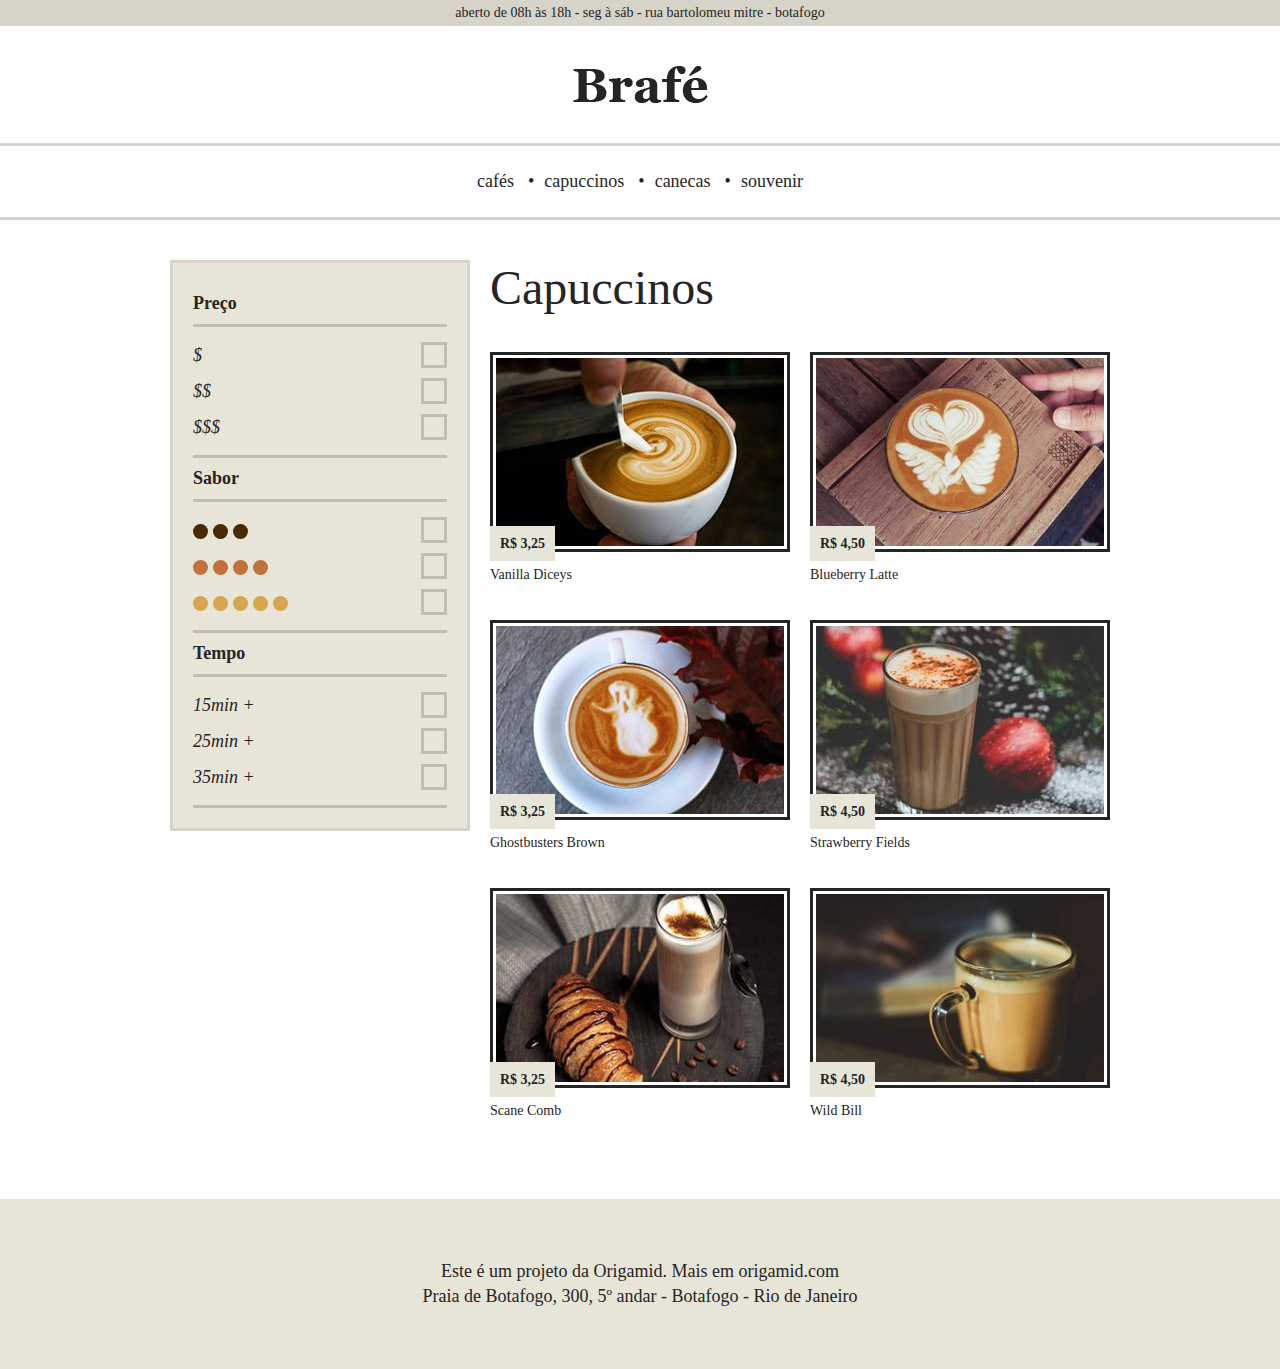
<file: brafe_2/posicionamento-grid/index.html>
<!DOCTYPE html>
<html lang="pt-br">
<head>
	<title>Brafé 2 | Grid Layout</title>
	<meta charset="utf-8">
	<meta name="viewport" content="width=device-width, initial-scale=1, shrink-to-fit=no">
	<link rel="stylesheet" type="text/css" href="css/style.css">
</head>
<body>
	
	<header>
		<div class="header-informacoes">
			<p>aberto de 08h às 18h - seg à sáb - rua bartolomeu mitre - botafogo</p>
		</div>
		<a class="header-logo" href="index.html">
			<img src="img/brafe.png" alt="Brafé">
		</a>
		<nav class="header-menu">
			<ul>
				<li><a href="#">cafés</a></li>
				<li><a href="#">capuccinos</a></li>
				<li><a href="#">canecas</a></li>
				<li><a href="#">souvenir</a></li>
			</ul>
		</nav>
	</header>
	
	<div class="container">
		<section class="filtro grid-4">
			<h2>Preço</h2>
			<ul>
				<li>$</li>
				<li>$$</li>
				<li>$$$</li>
			</ul>
			<h2>Sabor</h2>
			<ul class="sabor">
				<li><span class="sabor-3">Marrom</span></li>
				<li><span class="sabor-4">Laranja</span></li>
				<li><span class="sabor-5">Amarelo</span></li>
			</ul>
			<h2>Tempo</h2>
			<ul>
				<li>15min +</li>
				<li>25min +</li>
				<li>35min +</li>
			</ul>
		</section>
		
		<section class="produtos grid-8">
			<h1>Capuccinos</h1>
			<ul class="row-mobile">
				<li class="grid-mobile-6">
					<img src="img/cafe-1.jpg" alt="Café 1">
					<span>R$ 3,25</span>
					<h2>Vanilla Diceys</h2>
				</li>
				
				<li class="grid-mobile-6">
					<img src="img/cafe-2.jpg" alt="Café 1">
					<span>R$ 4,50</span>
					<h2>Blueberry Latte</h2>
				</li>
				
				<li class="grid-mobile-6">
					<img src="img/cafe-3.jpg" alt="Café 1">
					<span>R$ 3,25</span>
					<h2>Ghostbusters Brown</h2>
				</li>
				
				<li class="grid-mobile-6">
					<img src="img/cafe-4.jpg" alt="Café 1">
					<span>R$ 4,50</span>
					<h2>Strawberry Fields</h2>
				</li>
				
				<li class="grid-mobile-6">
					<img src="img/cafe-5.jpg" alt="Café 1">
					<span>R$ 3,25</span>
					<h2>Scane Comb</h2>
				</li>
				
				<li class="grid-mobile-6">
					<img src="img/cafe-6.jpg" alt="Café 1">
					<span>R$ 4,50</span>
					<h2>Wild Bill</h2>
				</li>
			</ul>
		</section>
	</div>
	
	<footer class="footer">
		<p>Este é um projeto da Origamid. Mais em origamid.com</p>
		<p>Praia de Botafogo, 300, 5º andar - Botafogo - Rio de Janeiro</p>
	</footer>
	
</body>
</html>
</file>
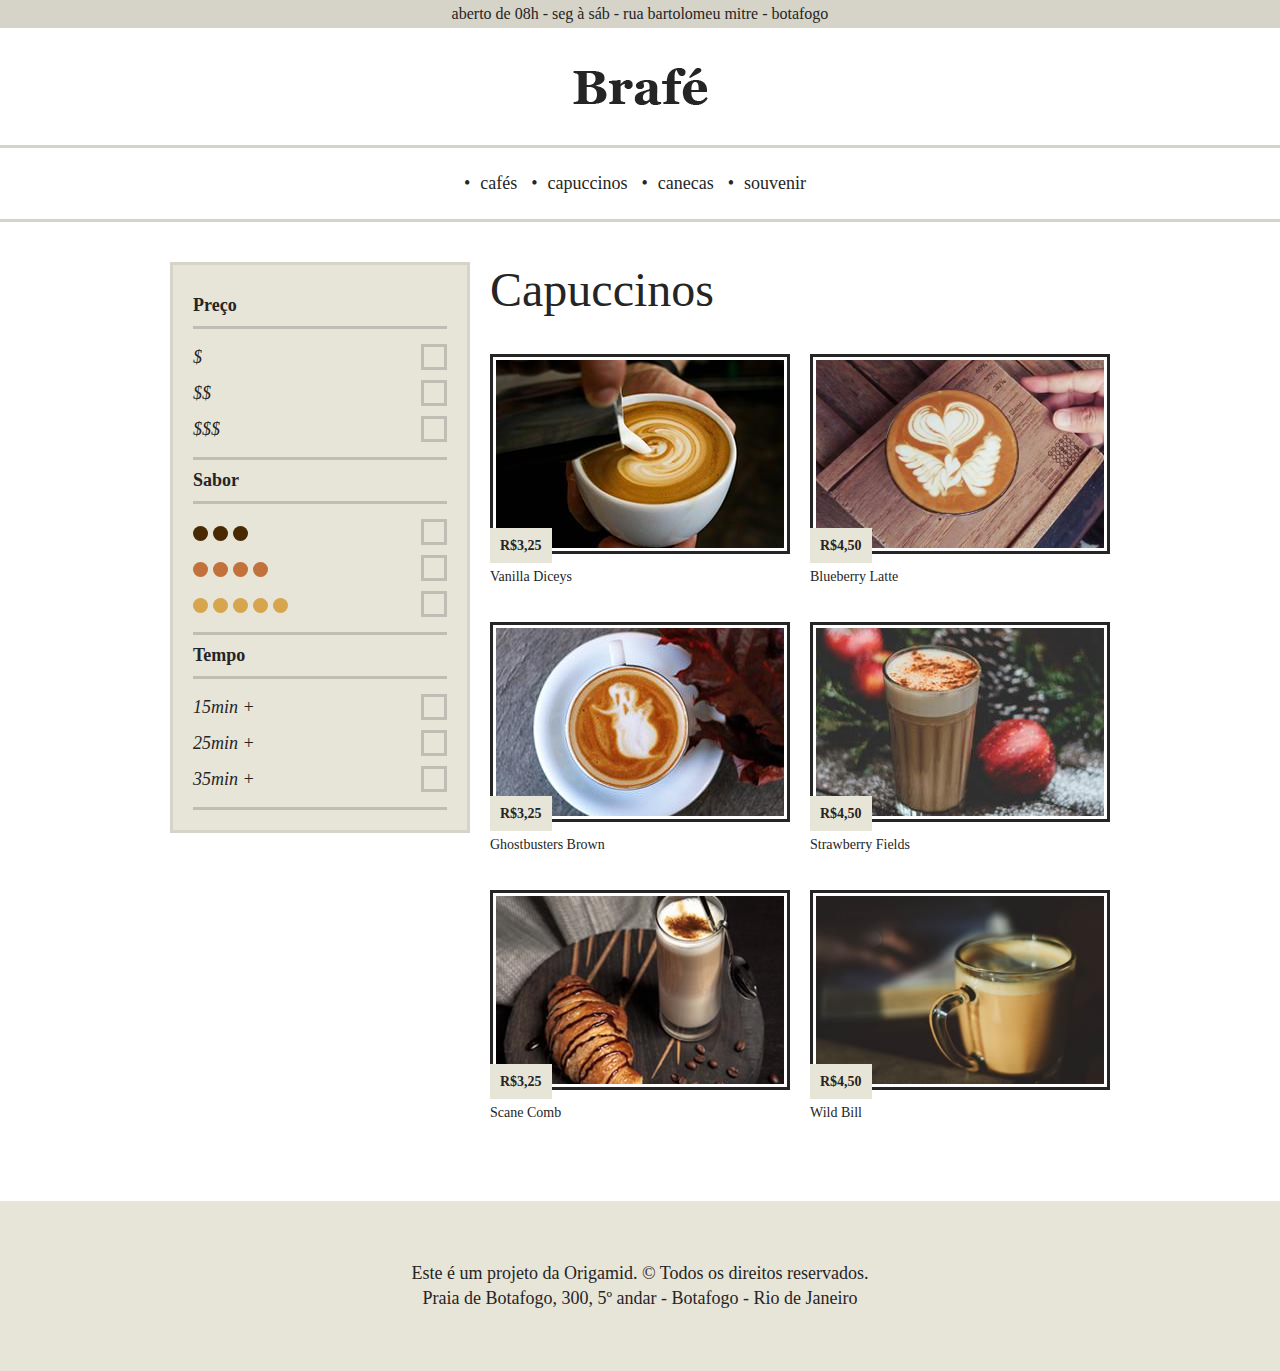
<file: brafe_2/posicionamento-puro/index.html>
<!DOCTYPE html>
<html lang="pt-br">

<head>
  <meta charset="UTF-8">
  <meta name="viewport" content="width=device-width, initial-scale=1.0">
  <title>Brafé 2 | Puro</title>
  <link rel="stylesheet" href="css/style.css">
</head>

<body>
  <header>
    <div class="header-informacoes">
      <p>aberto de 08h - seg à sáb - rua bartolomeu mitre - botafogo</p>
    </div>
    <a class="header-logo" href="index.html">
      <img src="img/brafe.png" alt="">
    </a>
    <nav class="header-menu">
      <ul>
        <li>
          <a href="#">cafés</a>
          <a href="#">capuccinos</a>
          <a href="#">canecas</a>
          <a href="#">souvenir</a>
        </li>
      </ul>
    </nav>
  </header>

  <div class="container">
    <section class="filtro">
      <h2>Preço</h2>
      <ul>
        <li>$</li>
        <li>$$</li>
        <li>$$$</li>
      </ul>

      <h2>Sabor</h2>
      <ul class="sabor">
        <li><span class="sabor-1">Marrom</span></li>
        <li><span class="sabor-2">Laranja</span></li>
        <li><span class="sabor-3">Amarelo</span></li>
      </ul>

      <h2>Tempo</h2>
      <ul>
        <li>15min +</li>
        <li>25min +</li>
        <li>35min +</li>
      </ul>
    </section>

    <section class="produtos">
      <h1>Capuccinos</h1>
      <ul>
        <li>
          <img src="img/cafe-1.jpg" alt="">
          <span>R$3,25</span>
          <h2>Vanilla Diceys</h2>
        </li>
        <li>
          <img src="img/cafe-2.jpg" alt="">
          <span>R$4,50</span>
          <h2>Blueberry Latte</h2>
        </li>
        <li>
          <img src="img/cafe-3.jpg" alt="">
          <span>R$3,25</span>
          <h2>Ghostbusters Brown</h2>
        </li>
        <li>
          <img src="img/cafe-4.jpg" alt="">
          <span>R$4,50</span>
          <h2>Strawberry Fields</h2>
        </li>
        <li>
          <img src="img/cafe-5.jpg" alt="">
          <span>R$3,25</span>
          <h2>Scane Comb</h2>
        </li>
        <li>
          <img src="img/cafe-6.jpg" alt="">
          <span>R$4,50</span>
          <h2>Wild Bill</h2>
        </li>
      </ul>
    </section>
  </div>

  <footer class="footer">
    <p>Este é um projeto da Origamid. &copy; Todos os direitos reservados.</p>
    <p>Praia de Botafogo, 300, 5º andar - Botafogo - Rio de Janeiro</p>
  </footer>
</body>
</html>
</file>
<file: brafe_3-bootstrap/css/style.css>
body, p, h1, ul, li {
	padding: 0px;
	margin: 0px;
}

li {
	list-style: none;
}

body {
	font-family: Georgia, serif;
	color: #252525;
	background: #e7e4d8;
}

* {
	box-sizing: border-box;
}

img {
	display: block;
	max-width: 100%;
}

a {
	text-decoration: none;
}

/*Header*/

.header {
	background: #d6d3c8;
	padding: 20px 0;
}

.header-menu li a {
	color: #252525;
	font-size: 1.125em;
	padding: 0 10px;
}

.header-menu ul{
	display: flex;
	flex-wrap: wrap;
}

.header-menu li:first-child a {
	padding-left: 0px;
}

@media (max-width: 739px) {
	.header-menu ul {
		margin-top: .625rem;
	}
}

/*SIDE NAV*/

.side-nav {
	background: #252525;
}

.side-nav li a {
	display: block;
	color: #fff;
	border-bottom: 2px solid #484846;
	font-size: 1.125em;
	padding: 20px;
}

.side-nav li a::before {
	content: '';
	display: inline-block;
	width: 24px;
	height: 24px;
	top: 5px;
	margin-right: 15px;
	position: relative;
	background-image: url('../img/icones.png');
}

.nav-contabilidade::before {
	background-position: 0 0;
}

.nav-produtos::before {
	background-position: 0 -24px;
}

.nav-paginas::before {
	background-position: 0 calc(-24px * 2);
}

.nav-plugins::before {
	background-position: 0 calc(-24px * 3);
}

.nav-formularios::before {
	background-position: 0 calc(-24px * 4);
}

.nav-hospedagens::before {
	background-position: 0 calc(-24px * 5);
}

@media (max-width: 767px) {
	.side-nav {
		background: none;
	}
	.side-nav ul{
		margin-top: .625rem;
		display: flex;
		flex-wrap: wrap;
	}
	.side-nav li{
		margin-right: .625rem;
		margin-bottom: .625rem;
	}
	.side-nav li a::before{
		top: 0;
		margin: 0;
	}
	.side-nav li a{
		width: 44px;
		height: 44px;
		overflow: hidden;
		padding: .625rem;
		border: none;
		background: #252525;
		border-radius: 4px;
	}
}

.produtos h1 {
	font-size: 2.25em;
	font-weight: bold;
}

.adicionar-produtos {
	background: #c17139;
	color: #e7e4d8;
	font-size: 1.125em;
	font-family: Courier, monospace;
	text-transform: uppercase;
	padding: 15px 20px;
	border-radius: 4px;
	text-align: center;
}

.produtos-item {
	background: #fff;
	box-shadow: 0 1px 3px 0 rgba(0,0,0,.35);
	margin-top: 20px;
	position: relative;
}

.produtos-item a {
	width: 24px;
	height: 24px;
	overflow: hidden;
	text-indent: -200px;
	position: absolute;
	right: 20px;
	top: 10px;
	background: url('../img/edit.svg') no-repeat;
}

.produtos-item a:hover {
	background: url('../img/edit-hover.svg') no-repeat;
}

.produtos-item ul {
	padding: 0 20px;
}

.produtos-item li {
	padding: 10px 0;
	font-size: 1.125em;
	font-family: Courier, monospace;
	border-bottom: 1px solid #e7e4d8;
}

.produtos-item li:last-child {
	border: none;
}

.produtos-item span {
	font-weight: bold;
	width: 70px;
	display: inline-block;
}

/*Footer*/

.footer {
	background: #D6D3C8;
	text-align: center;
	padding: 60px 0;
	font-size: 1.125em;
	line-height: 1.4em;
}
</file>
<file: brafe_1/posicionamento-grid/css/grid.css>
.container {
  max-width: 960px;
  margin: 0 auto;
}

.container::after,
.container::before {
  content: "";
  display: table;
  clear: both;
}

.grid-1,
.grid-2,
.grid-3,
.grid-4,
.grid-5,
.grid-6,
.grid-7,
.grid-8,
.grid-9,
.grid-10,
.grid-11,
.grid-12 {
  margin: 0 0.625rem;
  float: left;
  display: block;
  min-height: 1px;
}

.grid-1 {
  width: calc(8.333% - 20px);
}

.grid-2 {
  width: calc(16.666% - 20px);
}

.grid-3 {
  width: calc(25% - 20px);
}

.grid-4 {
  width: calc(33.333% - 20px);
}

.grid-5 {
  width: calc(41.666% - 20px);
}

.grid-6 {
  width: calc(50% - 20px);
}

.grid-7 {
  width: calc(58.333% - 20px);
}

.grid-8 {
  width: calc(66.666% - 20px);
}

.grid-9 {
  width: calc(75% - 20px);
}

.grid-10 {
  width: calc(83.333% - 20px);
}

.grid-11 {
  width: calc(91.666% - 20px);
}

.grid-12 {
  width: calc(100% - 20px);
}

@media (max-width: 739px) {
  .container {
    width: 300px;
  }
  .grid-1,
  .grid-2,
  .grid-3,
  .grid-4,
  .grid-5,
  .grid-6,
  .grid-7,
  .grid-8,
  .grid-9,
  .grid-10,
  .grid-11,
  .grid-12 {
    width: 100%;
    margin: 0;
    float: none;
  }
}
</file>
<file: brafe_1/posicionamento-grid/css/style.css>
@import "geral.css";
@import "grid.css";
@import "menu.css";
@import "introducao.css";
@import "sobre.css";
@import "produtos.css";
@import "locais.css";
@import "newslatter.css";
@import "footer.css";
</file>
<file: brafe_1/posicionamento-puro/css/style.css>
@import "geral.css";
@import "menu.css";
@import "introducao.css";
@import "sobre.css";
@import "produtos.css";
@import "locais.css";
@import "newslatter.css";
@import "footer.css";
</file>
<file: brafe_2/posicionamento-bootstrap/css/style.css>
body, p, h1, h2, ul, li {
	margin: 0px;
	padding: 0px;
}

li {
	list-style: none;
}

body {
	font-family: Georgia, serif;
	color: #252525;
}

* {
	box-sizing: border-box;
}

/* MENU */

.header-informacoes {
	font-size: 0.875em;
	background: #d6d3c8;
	padding: 5px 0;
	text-align: center;
}

.header-logo img {
	display: block;
	margin: 40px auto;
}

.header-menu {
	border-top: 3px solid #d6d3c8;
	border-bottom: 3px solid #d6d3c8;
	text-align: center;
	margin-bottom: 40px;
	padding: 20px 0;
}

.header-menu li {
	display: inline-block;
}

.header-menu li a {
	display: block;
	padding: 5px 10px 5px 0;
	text-decoration: none;
	color: #252525;
	font-size: 1.125em;
}

.header-menu li a::before {
	content: '•';
	padding-right: 10px;
}

.header-menu li:first-child a::before {
	content: '';
}

/* FILTRO */

.filtro {
	background: #e7e4d8;
	border: 3px solid #d6d3c8;
	padding: 20px;
	align-self: flex-start;
}

.filtro h2 {
	font-size: 1.125em;
	padding: 10px 0;
	font-weight: bold;
}

.filtro ul {
	border-top: 3px solid #c0beb4;
	border-bottom: 3px solid #c0beb4;
	padding: 10px 0;
}

.filtro li {
	font-style: italic;
	font-size: 1.125em;
	line-height: 2;
}

.filtro li::after {
	content: '';
	display: block;
	width: 20px;
	height: 20px;
	border: 3px solid #c0beb4;
	float: right;
	margin-top: 5px;
}

@media (max-width: 768px) {
	.filtro {
		display: none;
	}
}

.sabor {
	overflow: hidden;
}

.sabor span {
	text-indent: -200px;
	display: inline-block;
	width: 15px;
	height: 15px;
	background: currentColor;
	border-radius: 50%;
	vertical-align: middle;
}

.sabor-3 {
	color: #492901;
	box-shadow: 20px 0 0 0 currentColor,
							40px 0 0 0 currentColor;
}

.sabor-4 {
	color: #c17139;
	box-shadow: 20px 0 0 0 currentColor,
							40px 0 0 0 currentColor,
							60px 0 0 0 currentColor;
}

.sabor-5 {
	color: #d7a54d;
	box-shadow: 20px 0 0 0 currentColor,
							40px 0 0 0 currentColor,
							60px 0 0 0 currentColor,
							80px 0 0 0 currentColor;
}

/*PRODUTOS*/

.produtos h1 {
	font-size: 3em;
	font-weight: normal;
}

.produtos li img {
	display: block;
	max-width: 100%;
	border: 3px solid #fff;
	box-shadow: 0 0 0 3px #252525;
	margin: 40px 3px 0 3px;
}

.produtos li span {
	background: #e7e4d8;
	padding: 10px;
	font-size: 0.875em;
	font-weight: bold;
	position: relative;
	top: -15px;;
}

.produtos li h2 {
	font-size: 0.875em;
	font-weight: normal;
}

.footer {
	background: #e7e4d8;
	text-align: center;
	padding: 60px 0;
	font-size: 1.125em;
	line-height: 1.4em;
	margin-top: 80px;
}
</file>
<file: brafe_2/posicionamento-flexbox/css/style.css>
@import 'flex.css';

body, p, h1, h2, ul, li {
	margin: 0px;
	padding: 0px;
}

li {
	list-style: none;
}

body {
	font-family: Georgia, serif;
	color: #252525;
}

* {
	box-sizing: border-box;
}

/* MENU */

.header-informacoes {
	font-size: 0.875em;
	background: #d6d3c8;
	padding: 5px 0;
	text-align: center;
}

.header-logo img {
	display: block;
	margin: 40px auto;
}

.header-menu {
	border-top: 3px solid #d6d3c8;
	border-bottom: 3px solid #d6d3c8;
	text-align: center;
	margin-bottom: 40px;
	padding: 20px 0;
}

.header-menu li {
	display: inline-block;
}

.header-menu li a {
	display: block;
	padding: 5px 10px 5px 0;
	text-decoration: none;
	color: #252525;
	font-size: 1.125em;
}

.header-menu li a::before {
	content: '•';
	padding-right: 10px;
}

.header-menu li:first-child a::before {
	content: '';
}

/* FILTRO */

.filtro {
	background: #e7e4d8;
	border: 3px solid #d6d3c8;
	padding: 20px;
}

.filtro h2 {
	font-size: 1.125em;
	padding: 10px 0
}

.filtro ul {
	border-top: 3px solid #c0beb4;
	border-bottom: 3px solid #c0beb4;
	padding: 10px 0;
}

.filtro li {
	font-style: italic;
	font-size: 1.125em;
	line-height: 2;
}

.filtro li::after {
	content: '';
	display: block;
	width: 20px;
	height: 20px;
	border: 3px solid #c0beb4;
	float: right;
	margin-top: 5px;
}

@media (max-width: 739px) {
	.filtro {
		display: none;
	}
}

.sabor {
	overflow: hidden;
}

.sabor span {
	text-indent: -200px;
	display: inline-block;
	width: 15px;
	height: 15px;
	background: currentColor;
	border-radius: 50%;
	vertical-align: middle;
}

.sabor-3 {
	color: #492901;
	box-shadow: 20px 0 0 0 currentColor,
							40px 0 0 0 currentColor;
}

.sabor-4 {
	color: #c17139;
	box-shadow: 20px 0 0 0 currentColor,
							40px 0 0 0 currentColor,
							60px 0 0 0 currentColor;
}

.sabor-5 {
	color: #d7a54d;
	box-shadow: 20px 0 0 0 currentColor,
							40px 0 0 0 currentColor,
							60px 0 0 0 currentColor,
							80px 0 0 0 currentColor;
}

/*PRODUTOS*/

.produtos h1 {
	font-size: 3em;
	font-weight: normal;
}

.produtos li img {
	display: block;
	max-width: 100%;
	border: 3px solid #fff;
	box-shadow: 0 0 0 3px #252525;
	margin: 40px 3px 0 3px;
}

.produtos li span {
	background: #e7e4d8;
	padding: 10px;
	font-size: 0.875em;
	font-weight: bold;
	position: relative;
	top: -15px;;
}

.produtos li h2 {
	font-size: 0.875em;
	font-weight: normal;
}

.footer {
	background: #e7e4d8;
	text-align: center;
	padding: 60px 0;
	font-size: 1.125em;
	line-height: 1.4em;
	margin-top: 80px;
}
</file>
<file: brafe_2/posicionamento-grid/css/style.css>
@import 'grid.css';

body, p, h1, h2, ul, li {
	margin: 0px;
	padding: 0px;
}

li {
	list-style: none;
}

body {
	font-family: Georgia, serif;
	color: #252525;
}

* {
	box-sizing: border-box;
}

/* MENU */

.header-informacoes {
	font-size: 0.875em;
	background: #d6d3c8;
	padding: 5px 0;
	text-align: center;
}

.header-logo img {
	display: block;
	margin: 40px auto;
}

.header-menu {
	border-top: 3px solid #d6d3c8;
	border-bottom: 3px solid #d6d3c8;
	text-align: center;
	margin-bottom: 40px;
	padding: 20px 0;
}

.header-menu li {
	display: inline-block;
}

.header-menu li a {
	display: block;
	padding: 5px 10px 5px 0;
	text-decoration: none;
	color: #252525;
	font-size: 1.125em;
}

.header-menu li a::before {
	content: '•';
	padding-right: 10px;
}

.header-menu li:first-child a::before {
	content: '';
}

/* FILTRO */

.filtro {
	background: #e7e4d8;
	border: 3px solid #d6d3c8;
	padding: 20px;
}

.filtro h2 {
	font-size: 1.125em;
	padding: 10px 0
}

.filtro ul {
	border-top: 3px solid #c0beb4;
	border-bottom: 3px solid #c0beb4;
	padding: 10px 0;
}

.filtro li {
	font-style: italic;
	font-size: 1.125em;
	line-height: 2;
}

.filtro li::after {
	content: '';
	display: block;
	width: 20px;
	height: 20px;
	border: 3px solid #c0beb4;
	float: right;
	margin-top: 5px;
}

@media (max-width: 739px) {
	.filtro {
		display: none;
	}
}

.sabor {
	overflow: hidden;
}

.sabor span {
	text-indent: -200px;
	display: inline-block;
	width: 15px;
	height: 15px;
	background: currentColor;
	border-radius: 50%;
	vertical-align: middle;
}

.sabor-3 {
	color: #492901;
	box-shadow: 20px 0 0 0 currentColor,
							40px 0 0 0 currentColor;
}

.sabor-4 {
	color: #c17139;
	box-shadow: 20px 0 0 0 currentColor,
							40px 0 0 0 currentColor,
							60px 0 0 0 currentColor;
}

.sabor-5 {
	color: #d7a54d;
	box-shadow: 20px 0 0 0 currentColor,
							40px 0 0 0 currentColor,
							60px 0 0 0 currentColor,
							80px 0 0 0 currentColor;
}

/*PRODUTOS*/

.produtos h1 {
	font-size: 3em;
	font-weight: normal;
}

.produtos li img {
	display: block;
	max-width: 100%;
	border: 3px solid #fff;
	box-shadow: 0 0 0 3px #252525;
	margin: 40px 3px 0 3px;
}

.produtos li span {
	background: #e7e4d8;
	padding: 10px;
	font-size: 0.875em;
	font-weight: bold;
	position: relative;
	top: -15px;;
}

.produtos li h2 {
	font-size: 0.875em;
	font-weight: normal;
}

.footer {
	background: #e7e4d8;
	text-align: center;
	padding: 60px 0;
	font-size: 1.125em;
	line-height: 1.4em;
	margin-top: 80px;
}
</file>
<file: brafe_2/posicionamento-puro/css/style.css>
body, p, h1, h2, ul, li{
  margin: 0px;
  padding: 0px;
}

li{
  list-style: none;
}

body{
  font-family: Georgia, serif;
  color: #252525;
}

*{
  box-sizing: border-box;
}

/* MENU */

.header-informacoes{
  font-size: 1rem;
  background-color: #d6d3c8;
  padding: .3125rem 0;
  text-align: center;
}

.header-logo img{
  display: block;
  margin: 2.5rem auto;
}

.header-menu{
  border-top: 3px solid #d6d3c8;
  border-bottom: 3px solid #d6d3c8;
  text-align: center;
  margin-bottom: 2.5rem;
  padding: 1.25rem 0;
}

.header-menu li {
	display: block;
}

.header-menu li a {
	display: inline-block;
	padding: 5px 10px 5px 0;
	text-decoration: none;
	color: #252525;
	font-size: 1.125em;
}

.header-menu li a::before {
	content: '•';
	padding-right: 10px;
}

/* .header-menu li:first-child a::before {
	content: '';
} */

/* CONTEÚDO */
.container{
  max-width: 960px;
  margin: 0 auto;
}

.container::after,
.container::before{
  content: "";
  display: table;
  clear: both;
}

@media (min-width: 740px) and (max-width: 980px) {
  .container{
    max-width: 720px;
  }
}

@media (max-width: 739px) {
  .container{
    max-width: 300px;
  }
}

/* FILTRO */
.filtro{
  background: #e7e4d8;
  border: 3px solid #d6d3c8;
  width: 300px;
  margin: 0 .625rem;
  padding: 1.25rem;
  float: left;
}

.filtro h2{
  font-size: 1.125rem;
  padding: .625rem 0;
}

.filtro ul{
  border-top: 3px solid #c0beb4;
  border-bottom: 3px solid #c0beb4;
  padding: .625rem 0;
}

.filtro li{
  font-style: italic;
  font-size: 1.125rem;
  line-height: 2;
}

.filtro li::after{
  content: "";
  display: block;
  width: 20px;
  height: 20px;
  border: 3px solid #c0beb4;
  float: right;
  margin-top: .3125rem;
}

@media (min-width: 740px) and (max-width: 980px) {
  .filtro{
    max-width: 220px;
  }
}

@media (max-width: 739px) {
  .filtro{
    display: none;
  }
}

.sabor{
  overflow: hidden;
}

.sabor span{
  display: inline-block;
  text-indent: -200px;
  width: 15px;
  height: 15px;
  background: currentColor;
  border-radius: 50%;
  vertical-align: middle;
}

.sabor-1{
  color: #492901;
  box-shadow: 20px 0 0 0,
              40px 0 0 0;
}

.sabor-2{
  color: #c17139;
  box-shadow: 20px 0 0 0,
              40px 0 0 0,
              60px 0 0 0;
}

.sabor-3{
  color: #d7a54d;
  box-shadow: 20px 0 0 0,
              40px 0 0 0,
              60px 0 0 0,
              80px 0 0 0;
}

/* PRODUTOS */
.produtos{
  width: 620px;
  margin: 0 .625rem;
  float: left;
}

.produtos h1{
  font-size: 3rem;
  font-weight: normal;
}

.produtos li{
  width: 300px;
  float: left;
}

.produtos li:nth-child(even){
  margin-left: 1.25rem;
}

.produtos li img{
  display: block;
  max-width: 100%;
  border: 3px solid #fff;
  box-shadow: 0 0 0 3px #252525;
  margin: 2.5rem .1875rem 0 .1875rem;
}

.produtos li span{
  background: #e7e4d8;
  padding: .625rem;
  font-size: .875rem;
  font-weight: bold;
  position: relative;
  top: -0.9375rem;
}

.produtos li h2{
  font-size: .875rem;
  font-weight: normal;
}

@media (min-width: 740px) and (max-width: 980px) {
  .produtos{
    width: 460px;
  }
  .produtos li{
    width: 220px;
  }
}

@media (max-width: 739px) {
  .produtos{
    width: 300px;
  }
  .produtos li{
    width: 140px;
  }
}

.footer{
  background: #e7e4d8;
  text-align: center;
  padding: 3.75rem 0;
  font-size: 1.125rem;
  line-height: 1.4;
  margin-top: 5rem;
}
</file>
<file: brafe_1/posicionamento-bootstrap/css/style.css>
/* Reset */

body, h1, h2, h3, p, ul {
	padding: 0px;
	margin: 0px;
}

body {
	font-family: Georgia, serif;
	color: #252525;
}

img{
	max-width: 100%;
	display: block;
}

* {
	box-sizing: border-box;
}

/* Menu */

.menu {
	background: #252525;
	padding: .9375rem 0;
}

.menu-nav a {
	text-decoration: none;
	color: #fff;
	font-size: 1.125em;
}

.menu-nav ul{
	float: right;
	list-style: none;
}

.menu-nav ul li {
	display: inline-block;
}

.menu-nav ul li a{
	display: inline-block;
	padding: .625rem;
	margin-left: .625rem;
}

@media (max-width: 768px) {
	.menu-nav ul {
		float: none;
	}
	.menu-nav ul li a {
		padding-left: 0;
		margin-left: 0;
	}
}

/* Intro */

.intro {
	background: url('../img/bg-intro.jpg') no-repeat center center;
	background-size: cover;
	color: #fff;
	padding: 9.375rem 0;
	text-align: center;
}

.intro h1 {
	text-transform: uppercase;
	font-size: 3em;
	font-weight: bold;
}

.intro h1::after {
	content: '';
	display: block;
	width: 20px;
	height: 4px;
	background: #fff;
	margin: 1.25rem auto;
}

.intro p {
	font-style: italic;
	font-size: 1.125em;
}

@media (max-width: 768px) {
	.intro{
		padding: 3.75rem 0;
	}
}

/* Sobre */

.sobre{
	padding-top: 3.75rem;
	padding-bottom: 3.75rem;
}

.sobre h2 {
	font-size: 2.25em;
	text-align: center;
	margin-bottom: 3.75rem;
	font-weight: bold;
}

.sobre-item h3 {
	font-size: 2.25em;
	line-height: 1em;
	background: #252525;
	color: #fff;
	font-style: italic;
	font-weight: normal;
	text-align: center;
	position: relative;
	width: 220px;
	padding: .3125rem 0 .625rem 0;
	top : -1.5625rem; 
}

.sobre > p {
	font-size: 1.125em;
	line-height: 1.4em;
	font-style: italic;
	max-width: 460px;
	text-align: center;
	margin: 1.25rem auto;
}

/* Produtos */

.produtos {
	background: #e7e4d8;
	border-top: 3px solid #d6d3c8;
	border-bottom: 3px solid #d6d3c8;
	padding-top: 3.75rem;
	padding-bottom: 3.75rem;
}

.produtos-item{
	margin-bottom: 2.5rem;
}

.produtos-item h2 {
	font-size: 2.25em;
	text-align: center;
	margin-bottom: 1.25rem;
	font-weight: bold;
}

.produtos-item h2::before {
	content: '';
	display: block;
	width: 100px;
	height: 100px;
	background: currentColor;
	border-radius: 50%;
	border: 5px solid #e7e4d8;
	box-shadow: 0 0 0 5px currentColor;
	margin: 1.25rem auto;
}

h2.produtos-paulista::before {
	color: #492901;
}

h2.produtos-carioca::before {
	color: #c17139;
}

h2.produtos-mineiro::before {
	color: #d7a54d;
}

.produtos-item p {
	font-size: 0.875em;
	line-height: 1.4em;
}

.produtos-btn {
	border: 3px solid #252525;
	color: #252525;
	text-decoration: none;
	text-align: center;
	font-size: 1.125em;
	font-weight: bold;
	text-transform: uppercase;
	width: 180px;
	display: block;
	margin: 1.25rem auto 0 auto;
	padding: .9375rem 0;
}

.produtos-btn:hover {
	text-decoration: none;
	border-color: #c17139;
	color: #c17139;
}

/* Locais */

.locais{
	padding-top: 3.75rem;
	padding-bottom: 3.75rem;
}

.locais-item{
	margin-bottom: 2.5rem;
}

.locais-item h2 {
	font-size: 2.25em;
	font-weight: bold;
	margin-bottom: 1.25rem;
}

.locais-item p {
	font-size: 1.125em;
	line-height: 1.4em;
	max-width: 320px;
	margin-bottom: 1.25rem;
}

.locais-item a {
	font-size: 1.125em;
	text-transform: uppercase;
	text-decoration: none;
	border: 3px solid;
	color: #252525;
	padding: .625rem 1.25rem;
}

/* Assine */

.assine {
	background: #e7e4d8;
	padding-top: 1.875rem;
	padding-bottom: 1.875rem;
}

.assine-info h2 {
	font-size: 2.25em;
	font-weight: bold;
}

.assine-info p {
	font-size: 1.5em;
	font-style: italic;
}

.assine form {
	margin-top: .625rem;
	display: flex;
	flex-wrap: wrap;
	align-content: flex-start;
}

.assine form label {
	display: none;
}

.assine input {
	border: 3px solid #252525;
	background: none;
	font-size: 1.5em;
	font-style: italic;
	font-family: Georgia, serif;
	align-self: flex-start;
	padding: .625rem;
}

.assine button {
	background: #252525;
	border: none;
	font-family: Georgia, serif;
	text-transform: uppercase;
	font-size: 1.5em;
	color: #fff;
	cursor: pointer;
	align-self: flex-start;
	padding: .8125rem;
}

/*Footer*/

.footer {
	background: #d6d3c8;
	padding-top: 2.5rem;
	padding-bottom: 2.5rem;
}

.footer p {
	font-size: 1.125em;
	line-height: 1.4em;
}

.footer-img{
	float: right;
}

@media (max-width: 768px) {
	.footer-img{
		float: none;
		margin-top: 1.25rem;
	}
}
</file>
<file: brafe_1/posicionamento-flexbox/css/style.css>
/* Reset */

body, h1, h2, h3, p, ul {
	padding: 0px;
	margin: 0px;
}

body {
	font-family: Georgia, serif;
	color: #252525;
}

* {
	box-sizing: border-box;
}

.container{
	display: flex;
	max-width: 960px;
	margin: 0 auto;
}

@media (max-width: 739px) {
	.container{
		flex-direction: column;
		max-width: 300px;
	}
}

/* Menu */

.menu {
	background: #252525;
	padding: 1.25rem 0;
}

.menu-nav{
	flex: 1;
	margin: 0 .625rem;
	align-self: center;
}

.menu-logo{
	margin: 0 .625rem;
}

.menu-nav a {
	text-decoration: none;
	color: #fff;
	font-size: 1.125em;
}

.menu-nav ul {
	float: right;
	display: flex;
	list-style: none;
}

.menu-nav ul li a {
	padding: .625rem;
}

@media (max-width: 739px) {
	.menu-nav,
	.menu-logo {
		margin: 0;
	}
	.menu-nav ul li a{
		padding-left: 0;
	}
}

/* Intro */

.intro {
	background: url('../img/bg-intro.jpg') no-repeat center center;
	background-size: cover;
	color: #fff;
	padding: 9.375rem 0;
	text-align: center;
}

.intro h1 {
	text-transform: uppercase;
	font-size: 3em;
}

.intro h1::after {
	content: '';
	display: block;
	width: 20px;
	height: 4px;
	background: #fff;
	margin: .625rem auto;
}

.intro p {
	font-style: italic;
	font-size: 1.125em;
}

@media (max-width: 739px) {
	.intro{
		padding: 3.75rem 0;
	}
}

/* Sobre */

.sobre{
	padding: 3.75rem 0;
}

.sobre h2 {
	font-size: 2.25em;
	text-align: center;
	margin-bottom: 3.75rem;
}

.sobre-item {
	flex: 1;
	margin: 0 .625rem;
}

.sobre-item img{
	display: block;
	max-width: 100%;
}

.sobre-item h3 {
	font-size: 2.25em;
	line-height: 1em;
	background: #252525;
	color: #fff;
	font-style: italic;
	font-weight: normal;
	text-align: center;
	position: relative;
	width: 220px;
	padding: .3125rem 0 .625rem 0;
	top: -25px;
}

.sobre > p {
	font-size: 1.125em;
	line-height: 1.4em;
	font-style: italic;
	margin: 1.25rem auto;
	max-width: 460px;
	text-align: center;
}

@media (max-width: 739px) {
	.sobre-item{
		margin-left: 0;
		margin-right: 0;
	}
}

/* Produtos */

.produtos {
	background: #e7e4d8;
	border-top: 3px solid #d6d3c8;
	border-bottom: 3px solid #d6d3c8;
	padding: 3.75rem 0;
}

.produtos-item{
	flex: 1;
	margin: 0 .625rem 2.5rem .625rem;
}

.produtos-item h2 {
	font-size: 2.25em;
	text-align: center;
	margin-bottom: 1.25rem;
}

.produtos-item h2::before {
	content: '';
	display: block;
	width: 100px;
	height: 100px;
	background: currentColor;
	border-radius: 50%;
	border: 5px solid #e7e4d8;
	box-shadow: 0 0 0 5px currentColor;
	margin: 1.25rem auto;
}

h2.produtos-paulista::before {
	color: #492901;
}

h2.produtos-carioca::before {
	color: #c17139;
}

h2.produtos-mineiro::before {
	color: #d7a54d;
}

.produtos-item p {
	font-size: 0.875em;
	line-height: 1.4em;
}

.produtos-btn {
	display: block;
	width: 180px;
	padding: .9375rem 0;
	margin: 1.25rem auto;
	border: 3px solid #252525;
	color: #252525;
	text-decoration: none;
	text-align: center;
	font-size: 1.125em;
	font-weight: bold;
	text-transform: uppercase;
}

@media (max-width: 739px) {
	.produtos-item{
		margin-left: 0;
		margin-right: 0;
	}
}

/* Locais */

.locais{
	padding: 3.75rem 0;
}

.locais-item {
	margin-bottom: 2.5rem;
}

.locais-img, .locais-info{
	flex: 1;
	margin: 0 .625rem;
}

.locais-img img{
	display: block;
	max-width: 100%;
}

.locais-item h2 {
	font-size: 2.25em;
}

.locais-item p {
	font-size: 1.125em;
	line-height: 1.4em;
	max-width: 320px;
	margin-bottom: 2.5rem;
}

.locais-item a {
	font-size: 1.125em;
	text-transform: uppercase;
	text-decoration: none;
	border: 3px solid;
	color: #252525;
	padding: .625rem 1.25rem;
}

@media (max-width: 739px) {
	.locais-img,
	.locais-info {
		margin-left: 0;
		margin-right: 0;
	}
}

/* NewsLatter */

.newslatter {
	background: #e7e4d8;
	padding: 1.875rem 0;
}

.newslatter-info {
	flex: 1;
	margin: 0 .625rem;
}

.newslatter-info h2 {
	font-size: 2.25em;
}

.newslatter-info p {
	font-size: 1.5em;
	font-style: italic;
}

.newslatter form{
	flex: 1;
	margin: 0 .625rem;
	display: flex;
	flex-wrap: wrap;
	align-content: flex-start;
}

.newslatter form label {
	display: none;
}

.newslatter input {
	flex: 1;
	align-self: flex-start;
	padding: .625rem;
	border: 3px solid #252525;
	background: none;
	font-size: 1.5em;
	font-style: italic;
	font-family: Georgia, serif;
}

.newslatter button {
	flex: 1;
	align-self: flex-start;
	padding: .8125rem;
	background: #252525;
	border: none;
	font-family: Georgia, serif;
	text-transform: uppercase;
	font-size: 1.5em;
	color: #fff;
	cursor: pointer;
}

@media (max-width: 739px) {
	.newslatter-info{
		margin: 0 0 1.25rem 0;
	}
	.newslatter form{
		margin: 0;
	}
}

/*Footer*/

.footer {
	background: #d6d3c8;
	padding: 2.5rem 0;
}

.footer p {
	font-size: 1.125em;
	line-height: 1.4em;
	margin: 0 .625rem;
	flex: 1;
}

.footer-img {
	margin: 0 .625rem;
}

@media (max-width: 739px) {
	.footer-img,
	.footer p {
		margin: .625rem 0;
	}
}
</file>
